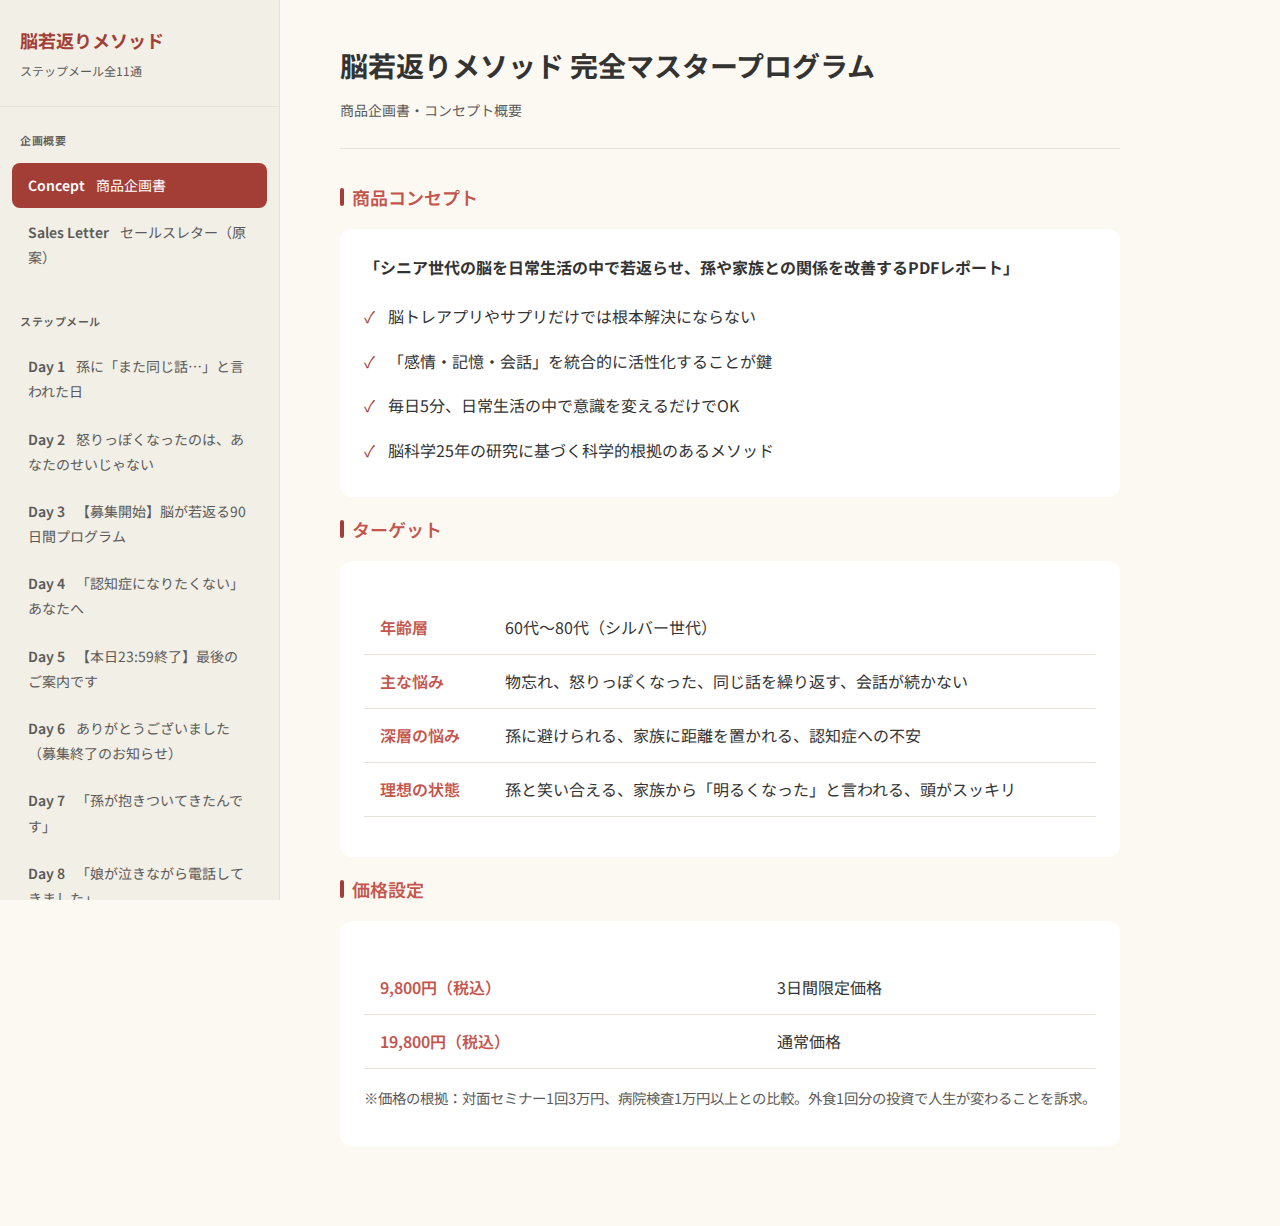
<file: index.html>
<!DOCTYPE html>
<html lang="ja">

<head>
    <meta charset="UTF-8">
    <meta name="viewport" content="width=device-width, initial-scale=1.0">
    <title>脳若返りメソッド - ステップメール確認用</title>
    <link rel="stylesheet" href="styles.css">
    <link href="https://fonts.googleapis.com/css2?family=Noto+Sans+JP:wght@400;500;700&display=swap" rel="stylesheet">
</head>

<body>
    <div class="container">
        <!-- Sidebar -->
        <nav class="sidebar">
            <div class="sidebar-header">
                <h1>脳若返りメソッド</h1>
                <p>ステップメール全11通</p>
            </div>

            <div class="nav-section">
                <div class="nav-section-title">企画概要</div>
                <div class="nav-item active" data-target="concept">
                    <span class="day-label">Concept</span>
                    商品企画書
                </div>
                <div class="nav-item" data-target="sales-letter">
                    <span class="day-label">Sales Letter</span>
                    セールスレター（原案）
                </div>
            </div>

            <div class="nav-section">
                <div class="nav-section-title">ステップメール</div>
                <div class="nav-item" data-target="day1"><span class="day-label">Day 1</span> 孫に「また同じ話…」と言われた日</div>
                <div class="nav-item" data-target="day2"><span class="day-label">Day 2</span> 怒りっぽくなったのは、あなたのせいじゃない
                </div>
                <div class="nav-item" data-target="day3"><span class="day-label">Day 3</span> 【募集開始】脳が若返る90日間プログラム</div>
                <div class="nav-item" data-target="day4"><span class="day-label">Day 4</span> 「認知症になりたくない」あなたへ</div>
                <div class="nav-item" data-target="day5"><span class="day-label">Day 5</span> 【本日23:59終了】最後のご案内です</div>
                <div class="nav-item" data-target="day6"><span class="day-label">Day 6</span> ありがとうございました（募集終了のお知らせ）
                </div>
                <div class="nav-item" data-target="day7"><span class="day-label">Day 7</span> 「孫が抱きついてきたんです」</div>
                <div class="nav-item" data-target="day8"><span class="day-label">Day 8</span> 「娘が泣きながら電話してきました」</div>
                <div class="nav-item" data-target="day9"><span class="day-label">Day 9</span> 【緊急】2日間だけ再募集します</div>
                <div class="nav-item" data-target="day10"><span class="day-label">Day 10</span> 【本日終了】これが最後です</div>
                <div class="nav-item" data-target="day11"><span class="day-label">Day 11</span> 感謝を込めて、これからも。</div>
            </div>
        </nav>

        <!-- Main Content -->
        <main class="main-content">
            <!-- Concept Section -->
            <section id="concept" class="content-section active">
                <div class="content-header">
                    <h2>脳若返りメソッド 完全マスタープログラム</h2>
                    <p class="subtitle">商品企画書・コンセプト概要</p>
                </div>

                <div class="concept-section">
                    <h3>商品コンセプト</h3>
                    <div class="concept-card">
                        <p><strong>「シニア世代の脳を日常生活の中で若返らせ、孫や家族との関係を改善するPDFレポート」</strong></p>
                        <ul>
                            <li>脳トレアプリやサプリだけでは根本解決にならない</li>
                            <li>「感情・記憶・会話」を統合的に活性化することが鍵</li>
                            <li>毎日5分、日常生活の中で意識を変えるだけでOK</li>
                            <li>脳科学25年の研究に基づく科学的根拠のあるメソッド</li>
                        </ul>
                    </div>

                    <h3>ターゲット</h3>
                    <div class="concept-card">
                        <table>
                            <tr>
                                <th>年齢層</th>
                                <td>60代〜80代（シルバー世代）</td>
                            </tr>
                            <tr>
                                <th>主な悩み</th>
                                <td>物忘れ、怒りっぽくなった、同じ話を繰り返す、会話が続かない</td>
                            </tr>
                            <tr>
                                <th>深層の悩み</th>
                                <td>孫に避けられる、家族に距離を置かれる、認知症への不安</td>
                            </tr>
                            <tr>
                                <th>理想の状態</th>
                                <td>孫と笑い合える、家族から「明るくなった」と言われる、頭がスッキリ</td>
                            </tr>
                        </table>
                    </div>

                    <h3>価格設定</h3>
                    <div class="concept-card">
                        <table>
                            <tr>
                                <th>9,800円（税込）</th>
                                <td>3日間限定価格</td>
                            </tr>
                            <tr>
                                <th>19,800円（税込）</th>
                                <td>通常価格</td>
                            </tr>
                        </table>
                        <p style="font-size: 0.9em; color: var(--text-secondary); margin-top: 8px;">
                            ※価格の根拠：対面セミナー1回3万円、病院検査1万円以上との比較。外食1回分の投資で人生が変わることを訴求。
                        </p>
                    </div>
                </div>
            </section>

            <!-- Sales Letter -->
            <section id="sales-letter" class="content-section">
                <div class="sales-letter-head">
                    <h1>不幸な「老害」扱いされ、<br>愛する孫や家族に避けられる「孤独な未来」に、<br>今、ここで終止符を打ちませんか？</h1>
                    <p>脳科学研究25年の集大成！薬も高額な医療機器も不要な「脳の再起動」</p>
                </div>

                <div class="mail-body">
                    <div class="highlight-box" style="text-align: center; border: none; background: transparent;">
                        <p style="font-size: 1.2em; font-weight: bold;">✓ 1日たった5分、日常生活の中で「感情・記憶・会話」を統合的に若返らせる</p>
                        <p style="font-size: 1.2em; font-weight: bold;">✓ 脳科学研究25年の集大成！薬も高額な医療機器も不要な「脳の再起動」</p>
                        <p style="font-size: 1.2em; font-weight: bold;">✓ 「おじいちゃん/おばあちゃん、大好き！」と言われる温かい家族団欒を取り戻す</p>
                    </div>

                    <p>わずか「3日」で頭のモヤが晴れ渡り、<br>「2週間」で家族との会話に笑顔が戻り、<br>90日後には、「年齢を感じさせない」聡明で穏やかなあなたへと生まれ変わる。</p>

                    <h2 class="section-title">脳若返りメソッド 完全マスタープログラム</h2>

                    <p style="font-weight: bold; text-align: center; font-size: 1.2em;">
                        あきらめかけていた「聡明な自分」と「温かい家族の絆」。<br>この"科学的脳再生術"で、私が必ず取り戻させてみせます。</p>

                    <hr>


                    <p>「最近、同じ話を何度も繰り返していると言われる...」<br>「つまらないことで、すぐにイライラしてキレてしまう...」<br>「孫に話しかけても、苦笑いをして避けられている気がする...」
                    </p>

                    <p>もし、あなたが今、このような悩みを抱えているのなら、<br>それは決して、あなただけの責任ではありません。</p>

                    <p>「歳のせいだから仕方がない」<br>「性格が変わってしまったんだ」</p>

                    <p>そう自分に言い聞かせ、諦めかけてはいませんか？</p>

                    <p>心のどこかで、<br>「このままでは、家族から疎まれてしまうのではないか」<br>「もしかして、認知症の始まりなのではないか」<br>という、言葉にできない恐怖を感じてはいないでしょうか。
                    </p>

                    <p>その不安、その焦り。<br>痛いほどよく分かります。</p>

                    <p>なぜなら、この手紙を書いている私自身も、かつて同じ恐怖に震え、絶望の淵に立たされた経験があるからです。</p>

                    <hr>



                    <p>なぜ、私たちは年齢とともに「キレやすく」なり、「同じ話」を繰り返し、「記憶」が曖昧になってしまうのでしょうか。</p>

                    <p>断言します。<br><strong>あなたの脳が衰えている本当の原因は、「加齢」そのものではありません。</strong></p>

                    <p>実は、私たちが長年信じ込まされてきた「脳の常識」（脳トレアプリや日記など）こそが、あなたの脳の可能性を奪い、急速に老化させている真犯人なのです。</p>

                    <p>これらは脳のほんの一部しか使わない「指先の運動」に過ぎません。</p>

                    <div class="highlight-box">
                        <p>本当に恐ろしいのは、<br><strong>「感情」「記憶」「会話」という、人間関係を司る重要な脳機能の連携が、日々の誤った習慣によって分断されてしまっていることにあるのです。</strong>
                        </p>
                        <p>これが、あなたが家族から避けられ、孤独を感じているたった一つの、そして決定的な「真因（センターピン）」です。</p>
                    </div>

                    <hr>



                    <p>このまま、誤った脳の使い方を続けていけば、どうなるでしょうか。</p>

                    <p>今はまだ、「じいじ/ばあば、また同じ話してるよ」と笑ってくれる孫も、やがては無言で部屋を出て行くようになるでしょう。</p>

                    <p>優しかった配偶者も、あなたの些細なことでのイライラに疲れ果て、会話のない冷え切った食卓が日常になるでしょう。</p>

                    <p>そして何より恐ろしいのは、<br><strong>あなた自身が、自分の感情も記憶もコントロールできなくなり、「自分らしさ」という人間の尊厳そのものを失っていく未来です。</strong></p>

                    <p>想像してみてください。</p>

                    <p>家族が集まるリビングで、あなただけがポツンと一人。<br>話題についていけず、何か話せば「またその話？」と煙たがられる。<br>怒りたくないのに怒鳴ってしまい、自己嫌悪に陥る夜...</p>

                    <p>「あの人は昔は優しかったのにね」</p>

                    <p>そう家族に惜しまれながら、でも確実に距離を置かれ、心のつながりを持てないまま、人生の最後を迎える。</p>

                    <p><strong>こんな寂しく、悲しい結末を、あなたは受け入れられますか？</strong></p>

                    <hr>



                    <p>「ふざけるな！」</p>

                    <p>私は声を大にして言いたい。</p>

                    <p>必死に生きてきた人間が、ただ「脳の使い方」を知らなかったというだけで、老害扱いされ、邪魔者扱いされるこの理不尽な現実。</p>

                    <p>こんなことが、許されていいわけがない。</p>

                    <p><strong>「もう年だから無理だ」と、あなた自身が自分を見限ってしまうことが、私には何よりも悔しいのです！</strong></p>

                    <p>あなたの脳は、まだ終わっていません。<br>あなたの人生は、これからが本番のはずです。</p>

                    <p>25年の脳科学研究のすべてを賭けて、私は断言します。</p>

                    <h3>脳は何歳からでも、劇的に若返らせることができる。</h3>

                    <p>この理不尽な運命に、今こそ抗いましょう。<br>私と一緒に、新しい未来への扉をこじ開けようではありませんか。</p>

                    <hr>



                    <p>（中略：田中健一郎自身の絶望と復活の物語）</p>

                    <p>私は研究室にこもり、過去25年分のデータを、そして最新の論文をすべて見直しました。<br>そして、ある衝撃の事実に辿り着いたのです。</p>

                    <div class="highlight-box">
                        <p><strong>「感情・記憶・会話を"統合的"に刺激することで、脳は年齢に関係なく再生する」</strong><br>という発見でした。</p>
                    </div>

                    <p>この理論に基づき開発したメソッドを自分で実践したところ、わずか3週間で頭の中のモヤが消え去り、思考が驚くほどクリアになりました。<br>妻との喧嘩はなくなり、孫とも冗談を言い合えるようになりました。
                    </p>

                    <p>この奇跡の体験を、私一人で独占するのは罪だと思いました。<br>かつての私と同じように苦しんでいる同世代の方々に届けたい。<br>その一心で体系化したのが、このプログラムです。</p>

                    <hr>



                    <p>あなたの脳を蘇らせ、家族との温かい絆を取り戻すための「脳再生システム」を公開します。</p>

                    <h2 class="section-title">『脳若返りメソッド 完全マスタープログラム』</h2>
                    <p>（PDF全150ページ ＋ 実践カレンダー）</p>

                    <p>あなたの脳を、日常生活の中で無理なく、劇的に若返らせるための<strong>「実践的・科学的トレーニングプログラム」</strong>です。</p>

                    <ul>
                        <li><strong>第1章：脳の仕組みを理解する「覚醒の理論」</strong><br>最新の脳科学が解き明かす「脳の衰え」のメカニズムと、それを逆手に取った再生理論。</li>
                        <li><strong>第2章：1日5分！脳が若返る「魔法のルーティン」</strong><br>朝の「脳起動ワーク」、食事中の「咀嚼トレーニング」、寝る前の「感謝の呼吸法」。</li>
                        <li><strong>第3章：孫が身を乗り出す「会話の魔術」</strong><br>「ストーリーテリング」、「魔法の質問」、「脳内タグ付け法」。</li>
                        <li><strong>第4章：感情を自在に操る「平穏の技術」</strong><br>怒りの感情を瞬時に「冷静さ」に変えるリフレーミング技術。</li>
                        <li><strong>第5章：記憶力を劇的に向上させる「記録の秘技」</strong><br>必要な時に瞬時に記憶を取り出す「検索エンジン」のような脳の使い方。</li>
                    </ul>

                    <div class="highlight-box">
                        <h3>【特別付録】90日間実践カレンダー</h3>
                        <p>今日何をすればいいかが一目で分かるカレンダー。毎日一つずつ、簡単なタスクをクリアしていくだけで、90日後には別人へと生まれ変わっています。</p>
                    </div>

                    <hr>



                    <div class="testimonial-box">
                        <p><strong>「孫が毎週遊びに来るようになりました！」（72歳
                                男性）</strong><br>以前は私が話すと露骨に嫌な顔をされていたのですが、このメソッドの会話術を試したところ、孫の方から話しかけてくるようになりました。今では週末が待ち遠しいです。
                        </p>
                    </div>

                    <div class="testimonial-box">
                        <p><strong>「妻との喧嘩がなくなり、昔のようの旅行に行けました」（68歳
                                男性）</strong><br>些細なことでイライラしていた自分が嘘のようです。感情コントロール法のおかげで、妻の言葉も穏やかに受け止められるようになりました。</p>
                    </div>

                    <div class="testimonial-box">
                        <p><strong>「買い物リストがなくても大丈夫！」（70歳
                                女性）</strong><br>買い物に行っても何を買うか忘れてしまっていたのが、今では頭の中でリストを組み立てられます。毎日が楽しいです。</p>
                    </div>

                    <hr>



                    <p>このプログラムで得られる価値は、お金には代えられないものです。</p>

                    <p><strong>「家族との穏やかな時間」「孫からの愛と尊敬」「最期まで自分らしく生きる尊厳」</strong></p>

                    <p>これらに、いくらの値段がつけられるでしょうか？</p>

                    <p>私は、誰でも無理なく手に取っていただける価格を設定しました。</p>

                    <div class="price-display">
                        <p>通常価格：19,800円（税込）</p>
                        <p>しかし、今回は発売記念として、さらなる特別価格をご用意しました。</p>
                        <p class="old-price">19,800円</p>
                        <p class="new-price">3日間限定価格：9,800円（税込）</p>
                        <p>1日あたり約100円。缶コーヒー1本分です。</p>
                    </div>

                    <p>そのわずかな投資で、あなたの脳は若返り、家族との絆が戻ってくるのです。</p>

                    <hr>



                    <p>ただし、この特別価格は<strong>【3日間限定】</strong>です。<br>3日を過ぎれば、容赦なく通常価格に戻します。</p>

                    <p>さらに、<strong>【完全満足保証】</strong>をお付けします。<br>もし効果を感じられなければ、遠慮なくお申し出ください。誠心誠意、対応させていただきます。</p>

                    <p>あなたに失うものは何もありません。<br>あるのは、「新しい未来」を得るチャンスだけです。</p>

                    <a href="#" class="cta-button">
                        今すぐ特別価格で申し込む<br>
                        <span style="font-size: 0.8em; font-weight: normal; opacity: 0.9;">（3日間限定：9,800円）</span>
                    </a>

                    <p class="guarantee-badge">※ 完全返金保証付き</p>

                    <hr>



                    <p>PS.<br>想像してみてください。3ヶ月後のあなたの姿を。</p>

                    <p>「じいじ/ばあばの話、面白い！」と目を輝かせる孫たちに囲まれ、「最近、若返ったんじゃない？」と妻/夫に微笑まれるあなたです。</p>

                    <p>そんな「天国のシナリオ」は、もう目の前にあります。</p>

                    <p>逆に、ここでページを閉じてしまえば...<br>待っているのは、今と同じ、いや、今以上に孤独で不安な「地獄のシナリオ」です。</p>

                    <p>どちらを選ぶかは、あなたの自由です。<br>しかし、聡明なあなたなら、どちらが正しい道か、もうお分かりですよね。</p>

                    <p>あなたにお会いできることを、心から楽しみにしています。</p>

                    <p>田中健一郎</p>

                </div>
            </section>

            <!-- Mail Sections Placeholder -->

            <!-- Day 1 -->
            <section id="day1" class="content-section">
                <div class="content-header">
                    <h2>Day 1</h2>
                    <p class="subtitle">孫に「また同じ話…」と言われた日</p>
                </div>
                <div class="mail-body">
                    <h1 class="mail-title">孫に「また同じ話…」と言われた日</h1>
                    <p>こんにちは。</p>
                    <p>脳科学研究の専門家、<br>田中健一郎です。</p>
                    <p>今日から、<br>あなたの脳を若返らせるための<br>大切なお話をしていきます。</p>
                    <p>突然ですが、</p>
                    <p>最近、こんな経験はありませんか？</p>
                    <p>・</p>
                    <p>孫と話していて、<br>「おじいちゃん、その話さっき聞いたよ」<br>と言われた。</p>
                    <p>・</p>
                    <p>息子や娘と電話していて、<br>つまらなそうな相槌を打たれた。</p>
                    <p>・</p>
                    <p>「まあいいや」と話を途中で切り上げられた。</p>
                    <p>・</p>
                    <p>そんな経験、ありませんか？</p>
                    <p>私のもとには、<br>毎日のように<br>シニア世代の方々から<br>こんなメッセージが届きます。</p>
                    <p>「孫と話すのが怖くなりました」</p>
                    <p>「娘に電話すると、<br>いつも忙しそうにされます」</p>
                    <p>「昔はもっと楽しく<br>話せていたのに…」</p>
                    <p>正直に言います。</p>
                    <p>これは、<br>あなたのせいではありません。</p>
                    <p>脳の機能が<br>年齢とともに変化しているだけなのです。</p>
                    <p>でも、</p>
                    <p>ここで諦める必要はありません。</p>
                    <p>なぜなら、</p>
                    <p><strong>脳は何歳になっても<br>活性化できるからです。</strong></p>
                    <p>私は脳科学の研究に<br>25年以上携わってきました。</p>
                    <p>その中で、<br>数千人のシニアの方々と<br>お会いしてきました。</p>
                    <p>60代、70代、80代…</p>
                    <p>年齢に関係なく、</p>
                    <p>「脳を正しく刺激すれば、<br>若い頃のような<br>キレのある思考が戻ってくる」</p>
                    <p>ということを、<br>何度も目の当たりにしてきました。</p>
                    <p>ある78歳の女性は、<br>こう言いました。</p>
                    <p>「最近、孫が<br>『おばあちゃん、面白い！』<br>って言ってくれるんです。</p>
                    <p>昔みたいに、<br>一緒に笑えるようになりました」</p>
                    <p>彼女が特別だったわけではありません。</p>
                    <p>正しい方法を知っていただけです。</p>
                    <p>あなたにも、<br>同じ変化を体験してほしい。</p>
                    <p>そう思って、<br>このメールを書いています。</p>
                    <p>きっとあなたは今、</p>
                    <p>「本当に私にもできるのかな…」</p>
                    <p>と思っているかもしれません。</p>
                    <p>大丈夫です。</p>
                    <p>なぜなら、</p>
                    <p>私がお伝えする方法は、<br>特別なことは何も必要ないからです。</p>
                    <p>高価なサプリも、<br>難しいトレーニングも、<br>一切必要ありません。</p>
                    <p>毎日の生活の中で、<br>ほんの少しだけ<br>意識を変えるだけ。</p>
                    <p>それだけで、</p>
                    <p>・物忘れが減る<br>・話がスムーズに出てくる<br>・感情のコントロールができる<br>・孫や家族との会話が楽しくなる</p>
                    <p>こんな変化が<br>起こり始めるのです。</p>
                    <p>実は私自身も、</p>
                    <p>50代後半から<br>「最近、頭がぼんやりする…」<br>と感じ始めました。</p>
                    <p>会議中に、<br>さっき言ったことを<br>もう一度言ってしまったり。</p>
                    <p>妻に、<br>「また同じ話してるよ」<br>と指摘されたり。</p>
                    <p>正直、ショックでした。</p>
                    <p>「俺も、もうダメかな…」</p>
                    <p>そう思ったこともあります。</p>
                    <p>でも、</p>
                    <p>脳科学の知識を持っていた私は、</p>
                    <p>「まだ諦めるには早い」</p>
                    <p>と、自分の脳を<br>実験台にすることにしました。</p>
                    <p>結果は…</p>
                    <p>驚くべきものでした。</p>
                    <p>わずか3週間で、<br>頭のモヤが晴れたような<br>感覚がありました。</p>
                    <p>1ヶ月後には、<br>妻から<br>「最近、話が面白いね」<br>と言われました。</p>
                    <p>今では、<br>孫たちからも<br>「じいじ、すごいね！」<br>と言われることが増えました。</p>
                    <p>この経験を、</p>
                    <p>一人でも多くの方に<br>伝えたいと思っています。</p>
                    <p>明日から、</p>
                    <p>具体的な方法を<br>少しずつお伝えしていきますね。</p>
                    <p>まずは今日、<br>一つだけ覚えておいてください。</p>
                    <p><strong>脳は、いくつになっても<br>変わることができる。</strong></p>
                    <p>これは、<br>脳科学で証明されている<br>紛れもない事実です。</p>
                    <p>希望を持ってください。</p>
                    <p>あなたの脳は、<br>まだまだ成長できるのです。</p>
                    <p>明日のメールでは、</p>
                    <p>「なぜ年齢とともに<br>物忘れや怒りっぽさが<br>増えてしまうのか？」</p>
                    <p>その根本原因について<br>お話しします。</p>
                    <p>原因がわかれば、<br>対策も見えてきます。</p>
                    <p>楽しみにしていてください。</p>
                    <p>それでは、また明日。</p>
                    <p>田中健一郎</p>

                    <div class="postscript">
                        <h3>追伸</h3>
                        <p>PS.</p>
                        <p>今日、このメールを読んでくださった<br>あなたに感謝します。</p>
                        <p>正直に言うと、</p>
                        <p>私は長年、<br>「脳の健康」について<br>発信することに<br>ためらいがありました。</p>
                        <p>なぜなら、</p>
                        <p>世の中には、<br>効果のないサプリや、<br>根拠のない健康法が<br>溢れているからです。</p>
                        <p>「また怪しい健康法か…」</p>
                        <p>そう思われるのが<br>怖かったのです。</p>
                        <p>でも、</p>
                        <p>昨年、私の大学時代の友人が<br>認知症を発症しました。</p>
                        <p>彼は、<br>「若い頃から<br>何かしていれば…」<br>と後悔していました。</p>
                        <p>その姿を見て、</p>
                        <p>「伝えなければいけない」</p>
                        <p>と決意しました。</p>
                        <p>あなたには、<br>同じ後悔をしてほしくない。</p>
                        <p>だから私は、<br>このメールを<br>書き続けます。</p>
                        <p>まだ間に合います。</p>
                        <p>脳の健康は、<br>今日から始められるのです。</p>
                        <p>明日も、<br>あなたのメールボックスに<br>お届けしますね。</p>
                        <p>PPS.</p>
                        <p>もし、</p>
                        <p>「孫と楽しく話せるようになりたい」</p>
                        <p>「昔のような<br>頭の回転を取り戻したい」</p>
                        <p>「家族に迷惑をかけずに<br>元気でいたい」</p>
                        <p>そう思うなら、</p>
                        <p>明日のメールは<br>絶対に読み逃さないでください。</p>
                        <p>あなたの人生を変える<br>ヒントが詰まっています。</p>
                    </div>
                </div>
            </section>

            <!-- Day 2 -->
            <section id="day2" class="content-section">
                <div class="content-header">
                    <h2>Day 2</h2>
                    <p class="subtitle">怒りっぽくなったのは、あなたのせいじゃない</p>
                </div>
                <div class="mail-body">
                    <h1 class="mail-title">怒りっぽくなったのは、あなたのせいじゃない</h1>
                    <p>田中健一郎です。</p>
                    <p>昨日のメールは<br>読んでいただけましたか？</p>
                    <p>今日は、</p>
                    <p>「なぜ年齢とともに<br>物忘れや怒りっぽさが<br>増えてしまうのか？」</p>
                    <p>その根本原因について<br>お話しします。</p>
                    <p>先に結論を言うと、</p>
                    <p><strong>原因は「脳の前頭前野」にあります。</strong></p>
                    <p>ちょっと難しい言葉が出てきましたが、<br>安心してください。</p>
                    <p>わかりやすく説明しますね。</p>
                    <p>脳の前頭前野というのは、<br>おでこの裏側にある部分です。</p>
                    <p>ここは、</p>
                    <p>・感情をコントロールする<br>・記憶を整理する<br>・話をまとめる<br>・新しいことを考える</p>
                    <p>こういった機能を<br>担当しています。</p>
                    <p>つまり、</p>
                    <p>「人間らしい思考」を<br>つかさどる<br>最も重要な場所なのです。</p>
                    <p>ところが…</p>
                    <p>この前頭前野は、<br>年齢とともに<br>最も早く衰える場所でもあります。</p>
                    <p>研究によると、</p>
                    <p>前頭前野の機能は<br>40代から徐々に低下し始め、</p>
                    <p>60代になると、<br>若い頃の約70%程度に<br>なってしまうと言われています。</p>
                    <p>これが何を意味するか？</p>
                    <p>・ついカッとなってしまう<br>・さっきのことが思い出せない<br>・話がまとまらない<br>・新しいことを覚えにくい</p>
                    <p>これらは全て、<br>前頭前野の機能低下が<br>原因なのです。</p>
                    <p>つまり、</p>
                    <p><strong>あなたが悪いわけではなく、<br>脳の構造的な問題なのです。</strong></p>
                    <p>ここで朗報があります。</p>
                    <p>前頭前野は、<br>適切な刺激を与えることで<br>再び活性化できます。</p>
                    <p>脳には「神経可塑性」という<br>素晴らしい特性があります。</p>
                    <p>難しい言葉ですが、<br>簡単に言うと、</p>
                    <p><strong>脳は何歳になっても<br>変化し、成長できる</strong></p>
                    <p>という意味です。</p>
                    <p>70歳でも、80歳でも、</p>
                    <p>正しい方法で脳を刺激すれば、<br>前頭前野の機能は<br>回復していくのです。</p>
                    <p>では、</p>
                    <p>なぜ多くの人が<br>脳の衰えを止められないのでしょうか？</p>
                    <p>ここからは少し<br>厳しい話をします。</p>
                    <p>世の中には、<br>脳の健康に関する情報が<br>あふれています。</p>
                    <p>・脳トレアプリ<br>・健康サプリ<br>・脳活性化グッズ<br>・テレビの健康番組</p>
                    <p>でも、はっきり言います。</p>
                    <p><strong>これらだけでは、<br>根本的な解決にはなりません。</strong></p>
                    <p>なぜか？</p>
                    <p>例えば、<br>脳トレアプリ。</p>
                    <p>確かに、<br>やっている最中は<br>脳が活性化します。</p>
                    <p>でも、</p>
                    <p>「計算を速くする」<br>「パズルを解く」</p>
                    <p>これは、<br>脳の一部分しか<br>使っていません。</p>
                    <p>しかも、</p>
                    <p>日常生活との<br>つながりが薄いのです。</p>
                    <p>アプリの中で計算が速くなっても、<br>孫との会話が上手くなるわけではありません。</p>
                    <p>健康サプリも同じです。</p>
                    <p>「DHA」「イチョウ葉」など、<br>脳に良いと言われる成分は<br>たくさんあります。</p>
                    <p>でも、</p>
                    <p>サプリを飲むだけで<br>脳が劇的に変わることは<br>ありません。</p>
                    <p>あくまでサプリは<br>「補助」であって、<br>「主役」ではないのです。</p>
                    <p>では、何が必要なのか？</p>
                    <p>答えは、</p>
                    <p><strong>日常生活の中で<br>脳を「正しく」使うこと</strong></p>
                    <p>です。</p>
                    <p>特に重要なのは、</p>
                    <p>「感情」と「記憶」と「会話」</p>
                    <p>この3つを<br>統合的に活性化させることです。</p>
                    <p>なぜこの3つなのか？</p>
                    <p>思い出してください。</p>
                    <p>あなたが悩んでいることは何でしたか？</p>
                    <p>・孫との会話がうまくいかない<br>・つい怒ってしまう<br>・物忘れが増えた</p>
                    <p>これらは全て、</p>
                    <p>「感情」「記憶」「会話」</p>
                    <p>この3つが<br>うまく連携していないから<br>起きているのです。</p>
                    <p>脳トレアプリは「計算」だけ。<br>サプリは「栄養補給」だけ。</p>
                    <p>これでは、<br>根本的な解決には<br>ならないのです。</p>
                    <p>私が25年間の研究で<br>たどり着いた結論は、</p>
                    <p><strong>日常生活の中で、<br>感情・記憶・会話を<br>同時に活性化させる方法</strong></p>
                    <p>これこそが、<br>シニア世代の脳を<br>若返らせる唯一の道だということです。</p>
                    <p>具体的にどうすればいいのか？</p>
                    <p>それは、明日のメールで<br>詳しくお伝えします。</p>
                    <p>今日覚えておいてほしいのは、<br>たった一つです。</p>
                    <p><strong>脳の衰えは、<br>正しい方法で<br>必ず改善できる。</strong></p>
                    <p>希望を持ってください。</p>
                    <p>あなたの脳は、<br>まだまだ<br>成長の可能性を秘めています。</p>
                    <p>明日は、</p>
                    <p>「私のメソッドが<br>なぜ効果的なのか」</p>
                    <p>そして、</p>
                    <p>「どのような変化が<br>期待できるのか」</p>
                    <p>をお話しします。</p>
                    <p>楽しみにしていてください。</p>
                    <p>田中健一郎</p>

                    <div class="postscript">
                        <h3>追伸</h3>
                        <p>PS.</p>
                        <p>今日、少し厳しいことを<br>言いました。</p>
                        <p>「脳トレアプリだけではダメ」<br>「サプリだけでは不十分」</p>
                        <p>もしかしたら、</p>
                        <p>「じゃあ今まで<br>やってきたことは<br>無駄だったのか…」</p>
                        <p>と思われたかもしれません。</p>
                        <p>大丈夫です。</p>
                        <p>無駄ではありません。</p>
                        <p>あなたが<br>「脳を健康に保ちたい」<br>と思って行動してきたこと。</p>
                        <p>その姿勢こそが、<br>最も大切なのです。</p>
                        <p>ただ、</p>
                        <p>「もっと効果的な方法がある」</p>
                        <p>ということを<br>知っていただきたかったのです。</p>
                        <p>私の友人で、<br>毎日3時間<br>脳トレアプリをやっていた<br>72歳の男性がいます。</p>
                        <p>でも彼は、</p>
                        <p>「妻との会話が<br>うまくいかない」</p>
                        <p>と悩んでいました。</p>
                        <p>アプリの成績は<br>どんどん良くなるのに、<br>実生活では<br>何も変わらなかったのです。</p>
                        <p>でも、</p>
                        <p>私のメソッドを<br>試してもらったところ…</p>
                        <p>わずか2週間で、<br>「最近、会話が楽しい」<br>と言ってくれました。</p>
                        <p>彼が変わったのは、<br>脳トレをやめたからではありません。</p>
                        <p>「正しい方法を加えた」<br>からです。</p>
                        <p>明日のメールで、<br>その方法をお伝えします。</p>
                        <p>期待していてください。</p>
                        <p>PPS.</p>
                        <p>「孫と楽しく話したい」</p>
                        <p>「家族に<br>『最近明るくなったね』<br>って言われたい」</p>
                        <p>「昔のように<br>頭がスッキリしたい」</p>
                        <p>そう思っているなら、</p>
                        <p>明日のメールは<br>絶対に読んでください。</p>
                        <p>あなたの人生が<br>大きく変わるかもしれません。</p>
                    </div>
                </div>
            </section>

            <!-- Day 3 -->
            <section id="day3" class="content-section">
                <div class="content-header">
                    <h2>Day 3</h2>
                    <p class="subtitle">【募集開始】脳が若返る90日間プログラム</p>
                </div>
                <div class="mail-body">
                    <h1 class="mail-title">【募集開始】脳が若返る90日間プログラム</h1>
                    <p>田中健一郎です。</p>
                    <p>この2日間、<br>大切なお話をしてきました。</p>
                    <p>・脳は何歳になっても変われる<br>・前頭前野の活性化が鍵<br>・感情・記憶・会話の3要素が重要</p>
                    <p>今日は、</p>
                    <p>いよいよ<br>具体的な解決策を<br>お伝えします。</p>
                    <p>その名も、</p>
                    <p><strong>「脳若返りメソッド 完全マスタープログラム」</strong></p>
                    <p>です。</p>
                    <p>これは、</p>
                    <p>私が25年間の脳科学研究で<br>たどり着いた、</p>
                    <p>シニア世代専用の<br>脳活性化プログラムです。</p>
                    <p>なぜ「シニア世代専用」なのか？</p>
                    <p>多くの脳トレは、<br>若い人向けに作られています。</p>
                    <p>スマホアプリを使う。<br>複雑な操作が必要。<br>長時間の集中が求められる。</p>
                    <p>これでは、<br>本当に困っている<br>シニア世代には<br>向いていません。</p>
                    <p>私のプログラムは、</p>
                    <p><strong>60代、70代、80代の方が<br>無理なく取り組める</strong></p>
                    <p>ように設計されています。</p>
                    <p>具体的には、</p>
                    <p>こんな内容が含まれています。</p>
                    <p><strong>【プログラム内容】</strong></p>
                    <p>■ 第1章：脳の仕組みを理解する</p>
                    <ul>
                        <li>なぜ物忘れが起こるのか</li>
                        <li>怒りっぽさの科学的原因</li>
                        <li>前頭前野を活性化させる基礎知識</li>
                    </ul>
                    <p>■ 第2章：毎日5分の脳活性化ワーク</p>
                    <ul>
                        <li>朝起きてすぐできる脳のウォーミングアップ</li>
                        <li>食事中にできる記憶力アップ法</li>
                        <li>就寝前の感情コントロール術</li>
                    </ul>
                    <p>■ 第3章：会話力を取り戻す実践テクニック</p>
                    <ul>
                        <li>孫に「面白い！」と言われる話し方</li>
                        <li>家族との会話が弾む秘訣</li>
                        <li>同じ話を繰り返さないためのコツ</li>
                    </ul>
                    <p>■ 第4章：感情をコントロールする脳の使い方</p>
                    <ul>
                        <li>イライラを瞬時に消す方法</li>
                        <li>穏やかでいられる心の作り方</li>
                        <li>怒りを笑いに変える技術</li>
                    </ul>
                    <p>■ 第5章：記憶力を劇的に向上させる</p>
                    <ul>
                        <li>「あれ、それ」が減る名前記憶法</li>
                        <li>予定を忘れない脳の使い方</li>
                        <li>大切な思い出を鮮明に保つ方法</li>
                    </ul>
                    <p>■ 特別付録：90日間実践カレンダー</p>
                    <ul>
                        <li>毎日何をすればいいか一目でわかる</li>
                        <li>チェックリスト形式で達成感を味わえる</li>
                        <li>90日間で自然と習慣化される設計</li>
                    </ul>
                    <p>これだけの内容を、</p>
                    <p><strong>PDFレポート全150ページ</strong></p>
                    <p>にまとめました。</p>
                    <p>スマホでもパソコンでも<br>読むことができます。</p>
                    <p>もちろん、<br>印刷して読むことも可能です。</p>
                    <p>実際に<br>このプログラムを試した方から、<br>たくさんの声をいただいています。</p>
                    <hr>
                    <div class="testimonial">
                        <p class="testimonial-header">〈72歳・男性〉</p>
                        <p>「妻から<br>『最近、話が面白くなったね』<br>と言われました。</p>
                        <p>正直、半信半疑でしたが、<br>始めて2週間で<br>頭のモヤが晴れた感覚がありました。</p>
                        <p>今では毎日5分のワークが<br>日課になっています」</p>
                    </div>
                    <div class="testimonial">
                        <p class="testimonial-header">〈68歳・女性〉</p>
                        <p>「孫と話すのが<br>怖くなっていました。</p>
                        <p>でもこのプログラムを始めてから、<br>孫が『おばあちゃん、また遊びに来て！』<br>と言ってくれるようになりました。</p>
                        <p>涙が出るほど嬉しかったです」</p>
                    </div>
                    <div class="testimonial">
                        <p class="testimonial-header">〈75歳・男性〉</p>
                        <p>「最近イライラすることが<br>減りました。</p>
                        <p>妻との喧嘩も<br>ほとんどなくなりました。</p>
                        <p>穏やかに過ごせる毎日が<br>こんなに幸せだとは思いませんでした」</p>
                    </div>
                    <div class="testimonial">
                        <p class="testimonial-header">〈70歳・女性〉</p>
                        <p>「物忘れがひどくて、<br>病院に行こうか迷っていました。</p>
                        <p>でもこのプログラムを始めて3週間、<br>買い物リストを<br>頭の中で覚えられるように<br>なりました。</p>
                        <p>自分でも驚いています」</p>
                    </div>
                    <hr>
                    <p>こんな変化が、<br>あなたにも起こります。</p>
                    <p>なぜ断言できるのか？</p>
                    <p>それは、</p>
                    <p>このプログラムが<br>脳科学に基づいて<br>設計されているからです。</p>
                    <p>感覚や経験則ではなく、<br>科学的根拠に基づいた方法だから、<br>誰がやっても効果が出るのです。</p>
                    <p>さて、</p>
                    <p>気になる価格です。</p>
                    <p>私はこのプログラムを作るために、<br>25年間の研究時間と、<br>数千万円の費用を投じてきました。</p>
                    <p>正直、</p>
                    <p>この内容であれば、<br>5万円いただいても<br>安いと思っています。</p>
                    <p>実際、</p>
                    <p>私の対面セミナーは<br>1回3万円で開催しています。</p>
                    <p>でも今回、</p>
                    <p>一人でも多くの方に<br>試していただきたいと思い、</p>
                    <p>特別価格をご用意しました。</p>
                    <p><strong>9,800円（税込）</strong></p>
                    <p>です。</p>
                    <p>5万円でも安いと思っていた内容を、<br>9,800円でご提供します。</p>
                    <p>なぜこの価格なのか？</p>
                    <p>正直に言います。</p>
                    <p>私は、<br>認知症で苦しむ人を<br>一人でも減らしたいのです。</p>
                    <p>大学時代の親友が<br>認知症を発症した時、</p>
                    <p>「もっと早く<br>何かできていれば…」</p>
                    <p>と、悔やみました。</p>
                    <p>あの時の後悔を、<br>あなたにはしてほしくない。</p>
                    <p>だから、</p>
                    <p>一人でも多くの方に<br>手に取っていただける価格にしました。</p>
                    <p>ただし、</p>
                    <p>この価格は<br><strong>3日間限定</strong>です。</p>
                    <p>3日後には、<br>通常価格の19,800円に<br>戻させていただきます。</p>
                    <p>なぜ期間限定なのか？</p>
                    <p>それは、</p>
                    <p>「いつか」では<br>行動できないからです。</p>
                    <p>「いつかやろう」<br>「時間ができたら」</p>
                    <p>そう思っているうちに、<br>脳は少しずつ衰えていきます。</p>
                    <p>今すぐ行動する人だけが、<br>人生を変えることができるのです。</p>
                    <p>お申し込みは<br>こちらから：</p>
                    <p>詳細はこちら：<br><a href="#">[URL]</a></p>

                    <div class="postscript">
                        <h3>追伸</h3>
                        <p>PS.</p>
                        <p>「9,800円か…高いかな」</p>
                        <p>そう思われたかもしれません。</p>
                        <p>でも、<br>少し考えてみてください。</p>
                        <p>孫から<br>「おじいちゃん、つまらない」<br>と言われる毎日。</p>
                        <p>家族に<br>「最近怒りっぽいね」<br>と距離を置かれる毎日。</p>
                        <p>物忘れで<br>大切な約束を忘れてしまう毎日。</p>
                        <p>その生活が、<br>あと何年続くと思いますか？</p>
                        <p>一方で、</p>
                        <p>9,800円で<br>脳が若返ったとしたら…</p>
                        <p>孫と笑い合える毎日。<br>家族と穏やかに過ごせる毎日。<br>頭がスッキリして自信のある毎日。</p>
                        <p>どちらの人生を<br>選びたいですか？</p>
                        <p>9,800円は、<br>食事1回分程度です。</p>
                        <p>外食を1回我慢すれば、<br>手に入る金額です。</p>
                        <p>でも、<br>この投資のリターンは<br>計り知れません。</p>
                        <p>あなたの残りの人生が、<br>大きく変わるかもしれないのです。</p>
                        <p>PPS.</p>
                        <p>「自分にできるかな…」</p>
                        <p>そう不安に思う方も<br>いるかもしれません。</p>
                        <p>大丈夫です。</p>
                        <p>このプログラムは、<br>スマホが苦手な方でも<br>取り組める内容です。</p>
                        <p>PDFを印刷すれば、<br>紙で読むこともできます。</p>
                        <p>毎日5分のワークも、<br>特別な道具は必要ありません。</p>
                        <p>日常生活の中で、<br>自然にできる内容ばかりです。</p>
                        <p>まずは、<br>詳細ページだけでも<br>ご覧ください。</p>
                        <p>詳細はこちら：<br><a href="#">[URL]</a></p>
                        <p>3日後には、<br>この価格では<br>お申し込みいただけなくなります。</p>
                        <p>今すぐ、<br>をご確認ください。</p>
                    </div>
                </div>
            </section>


            <!-- Day 4 -->
            <section id="day4" class="content-section">
                <div class="content-header">
                    <h2>Day 4</h2>
                    <p class="subtitle">「認知症になりたくない」あなたへ</p>
                </div>
                <div class="mail-body">
                    <h1 class="mail-title">「認知症になりたくない」あなたへ</h1>
                    <p>田中健一郎です。</p>
                    <p>昨日、<br>「脳若返りメソッド 完全マスタープログラム」<br>の募集を開始しました。</p>
                    <p>すでに多くの方から<br>お申し込みをいただいています。</p>
                    <p>本当にありがとうございます。</p>
                    <p>今日は、</p>
                    <p>まだ迷っている方に向けて、</p>
                    <p>よくいただく質問に<br>お答えしていきます。</p>
                    <hr>
                    <p><strong>Q1：本当に効果がありますか？</strong></p>
                    <p>A：はい、効果があります。</p>
                    <p>脳科学に基づいた「前頭前野」を<br>刺激する方法なので、<br>年齢に関係なく脳機能の改善が見込めます。</p>
                    <p>もちろん個人差はありますが、<br>多くの方が2〜3週間で<br>変化を実感されています。</p>
                    <p><strong>Q2：難しいことはできませんが、大丈夫ですか？</strong></p>
                    <p>A：はい、大丈夫です。</p>
                    <p>シニア世代向けに作っているので、<br>難しい操作や複雑な理論は<br>一切ありません。</p>
                    <p>毎日5分、<br>日常生活の中でできることばかりです。</p>
                    <p>「歯磨きしながら」<br>「テレビを見ながら」</p>
                    <p>そんな「ながら」でできる<br>ワークが中心です。</p>
                    <p><strong>Q3：パソコンが苦手ですが、見られますか？</strong></p>
                    <p>A：はい、見られます。</p>
                    <p>スマホでもタブレットでも<br>ご覧いただけます。</p>
                    <p>また、<br>印刷して紙で読むことも可能です。</p>
                    <p>文字も大きく、<br>読みやすいレイアウトにしています。</p>
                    <p><strong>Q4：認知症の予防になりますか？</strong></p>
                    <p>A：はい、予防につながります。</p>
                    <p>認知症の多くは、<br>脳を使わないことによる<br>機能低下から始まります。</p>
                    <p>特に「感情・記憶・会話」を<br>統合的に使うこのメソッドは、<br>認知症予防の観点からも<br>非常に効果的です。</p>
                    <p>ただし、<br>すでに認知症と診断されている場合は、<br>医師にご相談されることを<br>お勧めします。</p>
                    <p><strong>Q5：忙しくて時間が取れません。</strong></p>
                    <p>A：1日5分でOKです。</p>
                    <p>机に向かって勉強する必要は<br>ありません。</p>
                    <p>生活の中に組み込むので、<br>わざわざ時間を作る必要も<br>ないのです。</p>
                    <hr>
                    <p>いかがでしょうか？</p>
                    <p>もし、<br>他にも不安なことがあれば、</p>
                    <p>「やってみてから考える」</p>
                    <p>というのも一つの手です。</p>
                    <p>なぜなら、</p>
                    <p>考えている間にも、<br>脳の老化は進んでしまうからです。</p>
                    <p>迷っている時間が<br>もったいないのです。</p>
                    <p>先日、<br>81歳の参加者の方から<br>こんなメッセージをいただきました。</p>
                    <div class="testimonial">
                        <p class="testimonial-header">〈81歳・女性〉</p>
                        <p>「年だからと諦めていましたが、<br>思い切って参加してよかったです。</p>
                        <p>新しいことを知る喜びを<br>思い出しました。</p>
                        <p>毎日がワクワクしています」</p>
                    </div>
                    <p>何歳からでも、<br>新しいスタートは切れます。</p>
                    <p>あなたも、<br>その一歩を踏み出しませんか？</p>
                    <p>特別価格9,800円でのご案内は、</p>
                    <p><strong>明後日まで</strong></p>
                    <p>となります。</p>
                    <p>お申し込みは<br>こちらから：</p>
                    <p>詳細はこちら：<br><a href="#">[URL]</a></p>
                    <p>明日は、</p>
                    <p>「本日終了」のお知らせを<br>することになります。</p>
                    <p>後悔のない選択を<br>してくださいね。</p>
                    <p>田中健一郎</p>

                    <div class="postscript">
                        <h3>追伸</h3>
                        <p>PS.</p>
                        <p>実は、<br>このプログラムを作るにあたって、<br>私の母（85歳）にも<br>試してもらいました。</p>
                        <p>母は、<br>「最近、テレビの内容が<br>頭に入ってこない」<br>と言っていました。</p>
                        <p>でも、<br>このメソッドを始めてから、</p>
                        <p>「ドラマの続きが<br>楽しみになった」</p>
                        <p>と言うようになりました。</p>
                        <p>「内容がわかるから楽しい」</p>
                        <p>のだそうです。</p>
                        <p>脳が元気になると、<br>日々の楽しみが増えます。</p>
                        <p>あなたにも、<br>そんな毎日を送ってほしい。</p>
                        <p>心からそう願っています。</p>
                        <p>PPS.</p>
                        <p>9,800円という価格は、<br>決して安い金額ではないかも<br>しれません。</p>
                        <p>でも、</p>
                        <p>将来、<br>認知症になって<br>介護施設に入ることになれば、<br>月額20万円以上かかります。</p>
                        <p>それに比べれば、<br>圧倒的に安い投資です。</p>
                        <p>「健康への保険」だと<br>考えてみてください。</p>
                        <p>明日また、<br>ご連絡します。</p>
                    </div>
                </div>
            </section>

            <!-- Day 5 -->
            <section id="day5" class="content-section">
                <div class="content-header">
                    <h2>Day 5</h2>
                    <p class="subtitle">【本日23:59終了】最後のご案内です</p>
                </div>
                <div class="mail-body">
                    <h1 class="mail-title">【本日23:59終了】最後のご案内です</h1>
                    <p>田中健一郎です。</p>
                    <p>これが、<br>特別価格でのご案内の<br>最後のメールになります。</p>
                    <p>「脳若返りメソッド 完全マスタープログラム」</p>
                    <p>本日23:59をもって、</p>
                    <p>9,800円での<br>お申し込みを終了します。</p>
                    <p>明日からは、<br>通常価格の19,800円に<br>戻させていただきます。</p>
                    <p>今、あなたの中で<br>迷っている気持ちがあるなら、</p>
                    <p>少しだけ<br>想像してみてください。</p>
                    <p>もし、<br>このまま何もせずに<br>1年が過ぎたら…</p>
                    <p>あなたの脳の状態は<br>どうなっているでしょうか？</p>
                    <p>「人の名前が思い出せない」<br>「会話についていけない」<br>「イライラが止まらない」</p>
                    <p>そんな症状が、<br>今より悪化しているかもしれません。</p>
                    <p>そして、<br>「あの時やっておけば…」<br>と後悔しているかもしれません。</p>
                    <p>逆に、</p>
                    <p>今、一歩を踏み出せば。</p>
                    <p>1年後のあなたは、</p>
                    <p>孫と楽しくおしゃべりし、<br>家族と笑顔で食卓を囲み、<br>趣味や旅行を<br>満喫しているかもしれません。</p>
                    <p>「あなたといると楽しい」</p>
                    <p>そう言われる人に<br>なっているかもしれません。</p>
                    <p>未来は、<br>今の選択で決まります。</p>
                    <p>9,800円のリスクより、</p>
                    <p><strong>「何もしないことのリスク」</strong></p>
                    <p>の方が、<br>はるかに大きいのです。</p>
                    <p>私を信じて、<br>ついてきてください。</p>
                    <p>私が25年かけて培った<br>脳科学の知識のすべてを、<br>あなたにお渡しします。</p>
                    <p>お申し込みは、<br>今すぐこちらから：</p>
                    <p>詳細はこちら：<br><a href="#">[URL]</a></p>
                    <p>※クリックしても反応しない場合は<br>終了しています。</p>
                    <p>あなたのご参加を、<br>心よりお待ちしています。</p>
                    <p>田中健一郎</p>

                    <div class="postscript">
                        <h3>追伸</h3>
                        <p>PS.</p>
                        <p>最後に、<br>もう一人の方の声を<br>紹介させてください。</p>
                        <div class="testimonial">
                            <p class="testimonial-header">〈65歳・女性〉</p>
                            <p>「退職してから、<br>急に老け込んだ気がして、<br>不安でいっぱいでした。</p>
                            <p>でも先生のメソッドに出会って、<br>『私はまだこれからだ』<br>と思えるようになりました。</p>
                            <p>今は英会話を始めました。<br>脳がクリアになって、<br>勉強が楽しいんです」</p>
                        </div>
                        <p>彼女のように、<br>第二の人生を<br>輝かせている方がたくさんいます。</p>
                        <p>あなたも、<br>その仲間入りをしてください。</p>
                        <p>PPS.</p>
                        <p>本当に、これが最後です。</p>
                        <p>今日を逃すと、<br>1万円も損することになります。</p>
                        <p>そして何より、<br>「変わるチャンス」を<br>逃すことになります。</p>
                        <p>あなたの勇気ある決断を<br>お待ちしています。</p>
                        <p>詳細はこちら：<br><a href="#">[URL]</a></p>
                    </div>
                </div>
            </section>

            <!-- Day 6 -->
            <section id="day6" class="content-section">
                <div class="content-header">
                    <h2>Day 6</h2>
                    <p class="subtitle">ありがとうございました（募集終了のお知らせ）</p>
                </div>
                <div class="mail-body">
                    <h1 class="mail-title">ありがとうございました（募集終了のお知らせ）</h1>
                    <p>田中健一郎です。</p>
                    <p>昨夜23:59をもって、</p>
                    <p>「脳若返りメソッド 完全マスタープログラム」</p>
                    <p>の特別価格での募集を<br>終了いたしました。</p>
                    <p>たくさんの方にご参加いただき、<br>心より感謝申し上げます。</p>
                    <p>本当にありがとうございました。</p>
                    <p>ご参加いただいた方には、<br>すでにプログラムの案内を<br>お送りしています。</p>
                    <p>今日から早速、<br>「脳の若返り」を<br>始めていきましょう！</p>
                    <p>全力でサポートさせていただきます。</p>
                    <hr>
                    <p>さて、</p>
                    <p>今回は見送られた方へ。</p>
                    <p>様々な事情で、<br>参加を見送られたことと思います。</p>
                    <p>「まだ必要ないかな」<br>「今のままでいいかな」</p>
                    <p>そのお気持ちもわかります。</p>
                    <p>ただ、</p>
                    <p>これまでお伝えしてきた</p>
                    <p>・前頭前野の衰えが原因<br>・感情・記憶・会話の重要性<br>・日常生活での意識</p>
                    <p>これらは、<br>プログラムに参加しなくても<br>大切な知識です。</p>
                    <p>ぜひ、<br>頭の片隅に置いておいてください。</p>
                    <p>そして、<br>またいつか<br>「やっぱり脳の健康が大事だ」<br>と思った時に、</p>
                    <p>私のことを<br>思い出していただければ幸いです。</p>
                    <p>このメルマガでは、<br>これからも引き続き、</p>
                    <p>脳科学に基づく<br>健康情報や役立つコラムを<br>配信していきます。</p>
                    <p>「読むだけで脳に良い」</p>
                    <p>そんなメルマガを目指して<br>頑張りますので、</p>
                    <p>今後とも<br>よろしくお願いいたします。</p>
                    <p>明日は、</p>
                    <p>以前プログラムに参加された方の<br>「その後」の変化について<br>少しお話ししようと思います。</p>
                    <p>とても感動的なお話なので、<br>ぜひ読んでみてください。</p>
                    <p>それでは。</p>
                    <p>田中健一郎</p>

                    <div class="postscript">
                        <h3>追伸</h3>
                        <p>PS.</p>
                        <p>実は今朝、<br>「申し込み期限を忘れていました…」<br>「もう間に合いませんか？」</p>
                        <p>というお問い合わせを<br>数件いただいています。</p>
                        <p>大変申し訳ありませんが、<br>基本的にお約束は守らせていただきます。</p>
                        <p>ただ、</p>
                        <p>本当にやる気があるのに、<br>うっかり忘れてしまった…</p>
                        <p>という方の気持ちも<br>痛いほどわかります。</p>
                        <p>（これも脳の衰えの一種かもしれません…）</p>
                        <p>もし、<br>どうしても諦めきれない方は、<br>このメールに返信で<br>ご相談ください。</p>
                        <p>個別に対応できるかどうかは<br>わかりませんが、<br>お話だけは伺います。</p>
                        <p>では、また明日。</p>
                    </div>
                </div>
            </section>

            <!-- Day 7 -->
            <section id="day7" class="content-section">
                <div class="content-header">
                    <h2>Day 7</h2>
                    <p class="subtitle">「孫が抱きついてきたんです」</p>
                </div>
                <div class="mail-body">
                    <h1 class="mail-title">「孫が抱きついてきたんです」</h1>
                    <p>田中健一郎です。</p>
                    <p>今日は、</p>
                    <p>以前にプログラムに参加された方から<br>いただいた嬉しい報告を<br>共有させてください。</p>
                    <hr>
                    <div class="testimonial">
                        <p class="testimonial-header">〈71歳・女性〉</p>
                        <p>田中先生、</p>
                        <p>報告させてください。</p>
                        <p>プログラムを始めて3週間が経ちました。</p>
                        <p>先日、<br>孫が遊びに来たんです。</p>
                        <p>いつもなら、<br>私が話しかけても<br>「うん」「そうだね」<br>くらいしか返してくれなくて。</p>
                        <p>正直、寂しかったんです。</p>
                        <p>「おばあちゃんの話はつまらない」<br>って思われている気がして、<br>自分から話すのも怖くなっていました。</p>
                        <p>でも今回は、<br>先生に教わった<br>「会話のテクニック」を<br>試してみたんです。</p>
                        <p>そうしたら、</p>
                        <p>孫が身を乗り出して<br>「それからどうなったの？」<br>って聞いてきたんです！</p>
                        <p>1時間以上、<br>二人で笑いながらおしゃべりしました。</p>
                        <p>帰り際、<br>孫が突然抱きついてきて、</p>
                        <p>「おばあちゃん、<br>今日は楽しかった！<br>また来るね！」</p>
                        <p>って言ってくれました。</p>
                        <p>涙が止まりませんでした。</p>
                        <p>この歳になって、<br>こんなに嬉しいことがあるなんて。</p>
                        <p>本当に、ありがとうございました。</p>
                    </div>
                    <hr>
                    <p>いかがでしたか？</p>
                    <p>このメッセージを読んだ時、<br>私も目頭が熱くなりました。</p>
                    <p>彼女がやったことは、<br>難しいことではありません。</p>
                    <p>「脳の特性に合わせた会話」<br>を実践しただけです。</p>
                    <p>それだけで、<br>人間関係がこんなにも劇的に<br>改善するのです。</p>
                    <p>脳が若返ると、<br>表情も明るくなります。<br>声のトーンも変わります。</p>
                    <p>それが相手に伝わり、<br>「この人と話すと楽しい」<br>と思わせるのです。</p>
                    <p>「脳の若返り」は、<br>単に記憶力が良くなるだけの<br>話ではありません。</p>
                    <p><strong>「人生の質そのもの」を<br>高めてくれるのです。</strong></p>
                    <p>あなたにも、<br>この感動を味わってほしいと<br>心から思っています。</p>
                    <p>明日は、</p>
                    <p>また別の参加者の方の<br>ストーリーをご紹介します。</p>
                    <p>家族関係に悩んでいた<br>78歳の女性のお話です。</p>
                    <p>お楽しみに。</p>
                    <p>田中健一郎</p>

                    <div class="postscript">
                        <h3>追伸</h3>
                        <p>PS.</p>
                        <p>昨日、<br>「申し込みを忘れてしまいました」<br>というお問い合わせについて<br>触れました。</p>
                        <p>想像以上に多くの方から、</p>
                        <p>「どうしても参加したい」<br>「何とかお願いできませんか」</p>
                        <p>という熱烈なメッセージを<br>いただきました。</p>
                        <p>皆さんの真剣な想いに、<br>心を打たれています。</p>
                        <p>本来なら<br>募集は終了しているのですが…</p>
                        <p>今回に限り、<br>何かできないか検討しています。</p>
                        <p>もし、<br>再募集が決まったら、<br>このメルマガでお知らせしますね。</p>
                        <p>確約はできませんが、<br>少しだけお待ちください。</p>
                    </div>
                </div>
            </section>


            <!-- Day 8 -->
            <section id="day8" class="content-section">
                <div class="content-header">
                    <h2>Day 8</h2>
                    <p class="subtitle">「娘が泣きながら電話してきました」</p>
                </div>
                <div class="mail-body">
                    <h1 class="mail-title">「娘が泣きながら電話してきました」</h1>
                    <p>田中健一郎です。</p>
                    <p>昨日に続いて、</p>
                    <p>プログラム参加者の方から<br>いただいた声を紹介します。</p>
                    <p>今日の話は、<br>少し長くなりますが、</p>
                    <p>ぜひ最後まで<br>読んでいただけると嬉しいです。</p>
                    <hr>
                    <div class="testimonial">
                        <p class="testimonial-header">〈78歳・女性〉</p>
                        <p>田中先生、</p>
                        <p>お礼を言わせてください。</p>
                        <p>先日、<br>遠くに住む娘から<br>電話がありました。</p>
                        <p>普段は忙しいので、<br>電話は月に1回くらい。</p>
                        <p>いつも5分くらいで<br>終わってしまいます。</p>
                        <p>「元気？」「うん、元気」<br>それだけの会話でした。</p>
                        <p>でも、<br>先生のメソッドを実践した<br>その日の電話は違いました。</p>
                        <p>私が、<br>最近あった楽しい出来事を<br>感情を込めて話すと、</p>
                        <p>娘は<br>「へえ、そうなんだ！」<br>と聞いてくれました。</p>
                        <p>そして、<br>娘の方から、<br>仕事の悩みや孫の話を<br>してくれたのです。</p>
                        <p>気がついたら、<br>1時間も話していました。</p>
                        <p>電話を切る時、<br>娘が泣きながら<br>こう言いました。</p>
                        <p>「お母さん、<br>最近すごく変わったね。</p>
                        <p>昔の優しいお母さんに<br>戻ったみたい。</p>
                        <p>また電話していい？」</p>
                        <p>こんな言葉をもらえるなんて、<br>夢にも思いませんでした。</p>
                        <p>先生、<br>本当にありがとうございます。</p>
                        <p>このプログラムは、<br>私の人生の宝物です。</p>
                    </div>
                    <hr>
                    <p>彼女は、</p>
                    <p>「昔の優しいお母さんに戻った」</p>
                    <p>と言われました。</p>
                    <p>実はこれ、<br>脳科学的に説明がつきます。</p>
                    <p>前頭前野が衰えると、<br>感情のコントロールができなくなり、<br>表情が乏しくなったり、<br>怒りっぽくなったりします。</p>
                    <p>つまり、<br>性格が悪くなったのではなく、<br>「脳が疲れていた」だけなのです。</p>
                    <p>脳が元気になれば、<br>本来のあなたの優しさや<br>魅力が戻ってきます。</p>
                    <p>家族は、<br>その変化に敏感です。</p>
                    <p>もし今、<br>家族との関係に悩んでいるなら、</p>
                    <p>それはあなたのせいではありません。</p>
                    <p>脳を少しケアしてあげるだけで、<br>全てが好転する可能性があるのです。</p>
                    <p>さて、</p>
                    <p>昨日のメールで<br>「再募集」について触れましたが、</p>
                    <p>本当にたくさんのリクエストを<br>いただき、<br>スタッフと緊急会議を行いました。</p>
                    <p>その結果…</p>
                    <p>明日のメールで、<br>大切なお知らせができそうです。</p>
                    <p>諦めかけていた方、<br>明日のメールは<br>必ずチェックしてくださいね。</p>
                    <p>それでは。</p>
                    <p>田中健一郎</p>

                    <div class="postscript">
                        <h3>追伸</h3>
                        <p>PS.</p>
                        <p>「今さら家族との関係なんて…」</p>
                        <p>そう諦めている方も<br>いるかもしれません。</p>
                        <p>でも、<br>78歳の方でも変われました。</p>
                        <p>遅すぎるということは<br>ありません。</p>
                        <p>残りの人生を、<br>家族と笑顔で過ごすために。</p>
                        <p>あなたにできることは、<br>まだたくさんあります。</p>
                        <p>明日のご案内を、<br>待っていてください。</p>
                    </div>
                </div>
            </section>

            <!-- Day 9 -->
            <section id="day9" class="content-section">
                <div class="content-header">
                    <h2>Day 9</h2>
                    <p class="subtitle">【緊急】2日間だけ再募集します</p>
                </div>
                <div class="mail-body">
                    <h1 class="mail-title">【緊急】2日間だけ再募集します</h1>
                    <p>田中健一郎です。</p>
                    <p>今日は、<br>大切なお知らせがあります。</p>
                    <p>先日募集を終了した</p>
                    <p>「脳若返りメソッド 完全マスタープログラム」</p>
                    <p>ですが、</p>
                    <p><strong>2日間だけ再募集</strong></p>
                    <p>することにしました。</p>
                    <p>なぜ再募集することにしたのか？</p>
                    <p>それは、<br>募集終了後に<br>あまりにも多くの方から、</p>
                    <p>「申し込みを忘れてしまいました」<br>「迷っているうちに終わってしまいました」<br>「どうしても参加したいです」</p>
                    <p>という声をいただいたからです。</p>
                    <p>中には、</p>
                    <p>「最近、物忘れがひどくて<br>期限を忘れてしまって…<br>こんな自分を変えたいんです」</p>
                    <p>という、<br>切実なメッセージもありました。</p>
                    <p>ここまで真剣に<br>悩んでいる方がいるのに、</p>
                    <p>「ルールですから」</p>
                    <p>と切り捨てることは、<br>私の本意ではありません。</p>
                    <p>私の使命は、<br>一人でも多くのシニアの方を<br>元気にすることだからです。</p>
                    <p>そこで、<br>今回に限り、<br>特例として再募集を決定しました。</p>
                    <p>ただし、</p>
                    <p>条件があります。</p>
                    <p><strong>1. 期間は2日間（48時間）のみ</strong><br><strong>2. 価格は前回と同じ9,800円</strong></p>
                    <p>これ以上の延長はありません。</p>
                    <p>今回こそ、<br>最後にしてください。</p>
                    <p>もし今、<br>このメールを読んで、</p>
                    <p>「よかった！まだ間に合う！」</p>
                    <p>と思ったなら、<br>今すぐ下のリンクから<br>申し込んでください。</p>
                    <p>お申し込みはこちら：</p>
                    <p>詳細はこちら：<br><a href="#">[URL]</a></p>
                    <p>「あとでやろう」は禁物です。</p>
                    <p>（それが脳の衰えの<br>サインだということを、<br>あなたはもう知っているはずです）</p>
                    <p>これが本当に、<br>ラストチャンスです。</p>
                    <p>あなたのご参加を、<br>お待ちしています。</p>
                    <p>田中健一郎</p>

                    <div class="postscript">
                        <h3>追伸</h3>
                        <p>PS.</p>
                        <p>今回の再募集で<br>参加を決めた方には、</p>
                        <p>私からの<br>「おめでとう」の言葉を<br>贈らせてください。</p>
                        <p>一度は諦めかけたチャンスを、<br>自分の手で掴み取ったのです。</p>
                        <p>その行動力があれば、<br>必ず結果は出ます。</p>
                        <p>自信を持ってください。</p>
                        <p>PPS.</p>
                        <p>明日の夜には、<br>完全に募集を終了します。</p>
                        <p>もう二度と、<br>9,800円で手に入れることは<br>できません。</p>
                        <p>後悔のないように<br>してくださいね。</p>
                        <p>詳細はこちら：<br><a href="#">[URL]</a></p>
                    </div>
                </div>
            </section>

            <!-- Day 10 -->
            <section id="day10" class="content-section">
                <div class="content-header">
                    <h2>Day 10</h2>
                    <p class="subtitle">【本日終了】これが最後です</p>
                </div>
                <div class="mail-body">
                    <h1 class="mail-title">【本日終了】これが最後です</h1>
                    <p>田中健一郎です。</p>
                    <p>「脳若返りメソッド 完全マスタープログラム」</p>
                    <p>特別価格での再募集は、</p>
                    <p><strong>本日23:59をもって完全終了</strong></p>
                    <p>します。</p>
                    <p>これが、<br>本当に最後のご案内です。</p>
                    <p>明日からは、<br>通常価格の19,800円に<br>戻させていただきます。</p>
                    <p>今、<br>このメールを読んでいるあなたは、</p>
                    <p>きっとまだ<br>悩んでいるのだと思います。</p>
                    <p>「自分にできるかな」<br>「続かなかったらどうしよう」<br>「お金が無駄にならないかな」</p>
                    <p>その不安、<br>痛いほどわかります。</p>
                    <p>でも、<br>一つだけ聞いてください。</p>
                    <p><strong>「不安だからやらない」</strong></p>
                    <p>その選択を続けてきた結果が、<br>今のあなたの現状ではないでしょうか？</p>
                    <p>もし現状を変えたいなら、<br>選択を変えるしかありません。</p>
                    <p>「不安だけど、やってみる」</p>
                    <p>その小さな勇気が、<br>未来を大きく変えるのです。</p>
                    <p>このプログラムに参加して、<br>人生が変わった方は<br>たくさんいます。</p>
                    <p>彼らとあなたの違いは、<br>能力の差ではありません。</p>
                    <p>「やるか、やらないか」</p>
                    <p>ただそれだけです。</p>
                    <p>私は、<br>あなたにも変わってほしい。</p>
                    <p>生き生きとした毎日を<br>取り戻してほしい。</p>
                    <p>その一心で、<br>このプログラムを作りました。</p>
                    <p>9,800円という価格も、<br>私の覚悟の表れです。</p>
                    <p>どうか、<br>この想いが届きますように。</p>
                    <p>最後の一押しです。</p>
                    <p>一緒に、<br>新しい人生を始めましょう。</p>
                    <p>お申し込みは<br>こちらから：</p>
                    <p>詳細はこちら：<br><a href="#">[URL]</a></p>
                    <p>あなたのご参加を、<br>心よりお待ちしています。</p>
                    <p>田中健一郎</p>

                    <div class="postscript">
                        <h3>追伸</h3>
                        <p>PS.</p>
                        <p>もし明日になって、</p>
                        <p>「やっぱり申し込めばよかった」</p>
                        <p>と思っても、<br>もう手遅れです。</p>
                        <p>後悔は、<br>やってしまったことより、<br>やらなかったことに残ります。</p>
                        <p>あなたの人生です。</p>
                        <p>あなたが決めてください。</p>
                        <p>でも、<br>もし私があなたの家族なら、</p>
                        <p>「絶対にやった方がいいよ」</p>
                        <p>と背中を押します。</p>
                        <p>それが、<br>私の偽らざる本音です。</p>
                        <p>お待ちしています。</p>
                        <p>詳細はこちら：<br><a href="#">[URL]</a></p>
                    </div>
                </div>
            </section>

            <!-- Day 11 -->
            <section id="day11" class="content-section">
                <div class="content-header">
                    <h2>Day 11</h2>
                    <p class="subtitle">感謝を込めて、これからも。</p>
                </div>
                <div class="mail-body">
                    <h1 class="mail-title">感謝を込めて、これからも。</h1>
                    <p>田中健一郎です。</p>
                    <p>「脳若返りメソッド 完全マスタープログラム」</p>
                    <p>の募集が完全に終了しました。</p>
                    <p>今回ご参加いただいた皆様、</p>
                    <p>本当にありがとうございました。</p>
                    <p>心より感謝申し上げます。</p>
                    <p>この11日間、</p>
                    <p>たくさんのメールを<br>読んでいただきました。</p>
                    <p>ご参加いただいた方も、<br>見送られた方も、</p>
                    <p>最後まで読んでくださったことに<br>深く感謝しています。</p>
                    <p>このメルマガを通じて、</p>
                    <p>「脳は何歳からでも変われる」</p>
                    <p>という希望を、<br>少しでも感じていただけたなら<br>嬉しいです。</p>
                    <p>参加された方は、<br>今日からが本当のスタートです。</p>
                    <p>焦らず、<br>自分のペースで進めていきましょう。</p>
                    <p>私が全力でサポートします。</p>
                    <p>見送られた方も、<br>ここで終わりではありません。</p>
                    <p>このメルマガでは、<br>これからも皆様の脳の健康に役立つ<br>情報を発信し続けます。</p>
                    <p>私たちの関係は、<br>これで終わりではなく、<br>これからも続いていきます。</p>
                    <p>たまにでいいので、<br>メールを開いてみてください。</p>
                    <p>そこにはきっと、<br>あなたの毎日を少し明るくする<br>ヒントがあるはずです。</p>
                    <p>最後になりますが、</p>
                    <p>あなたのこれからの人生が、<br>笑顔と活力に満ちたものになることを、<br>心より祈っています。</p>
                    <p>11日間、<br>本当にありがとうございました。</p>
                    <p>そしてこれからも、<br>よろしくお願いいたします。</p>
                    <p>田中健一郎</p>

                    <div class="postscript">
                        <h3>追伸</h3>
                        <p>PS.</p>
                        <p>次回のメルマガからは、</p>
                        <p>「日常生活でできる<br>ちょっとした脳活」</p>
                        <p>をテーマに、<br>もっと気軽な内容を<br>お届けしていく予定です。</p>
                        <p>・スーパーでできる記憶力トレーニング<br>・散歩中に脳を活性化する方法<br>・脳に良い睡眠のとり方</p>
                        <p>などなど、<br>面白いネタならたくさんあります。</p>
                        <p>ぜひ、<br>楽しみにしていてくださいね。</p>
                        <p>それでは、<br>またお会いしましょう！</p>
                    </div>
                </div>
            </section>

        </main>
    </div>
    <script src="script.js"></script>
</body>

</html>
</file>
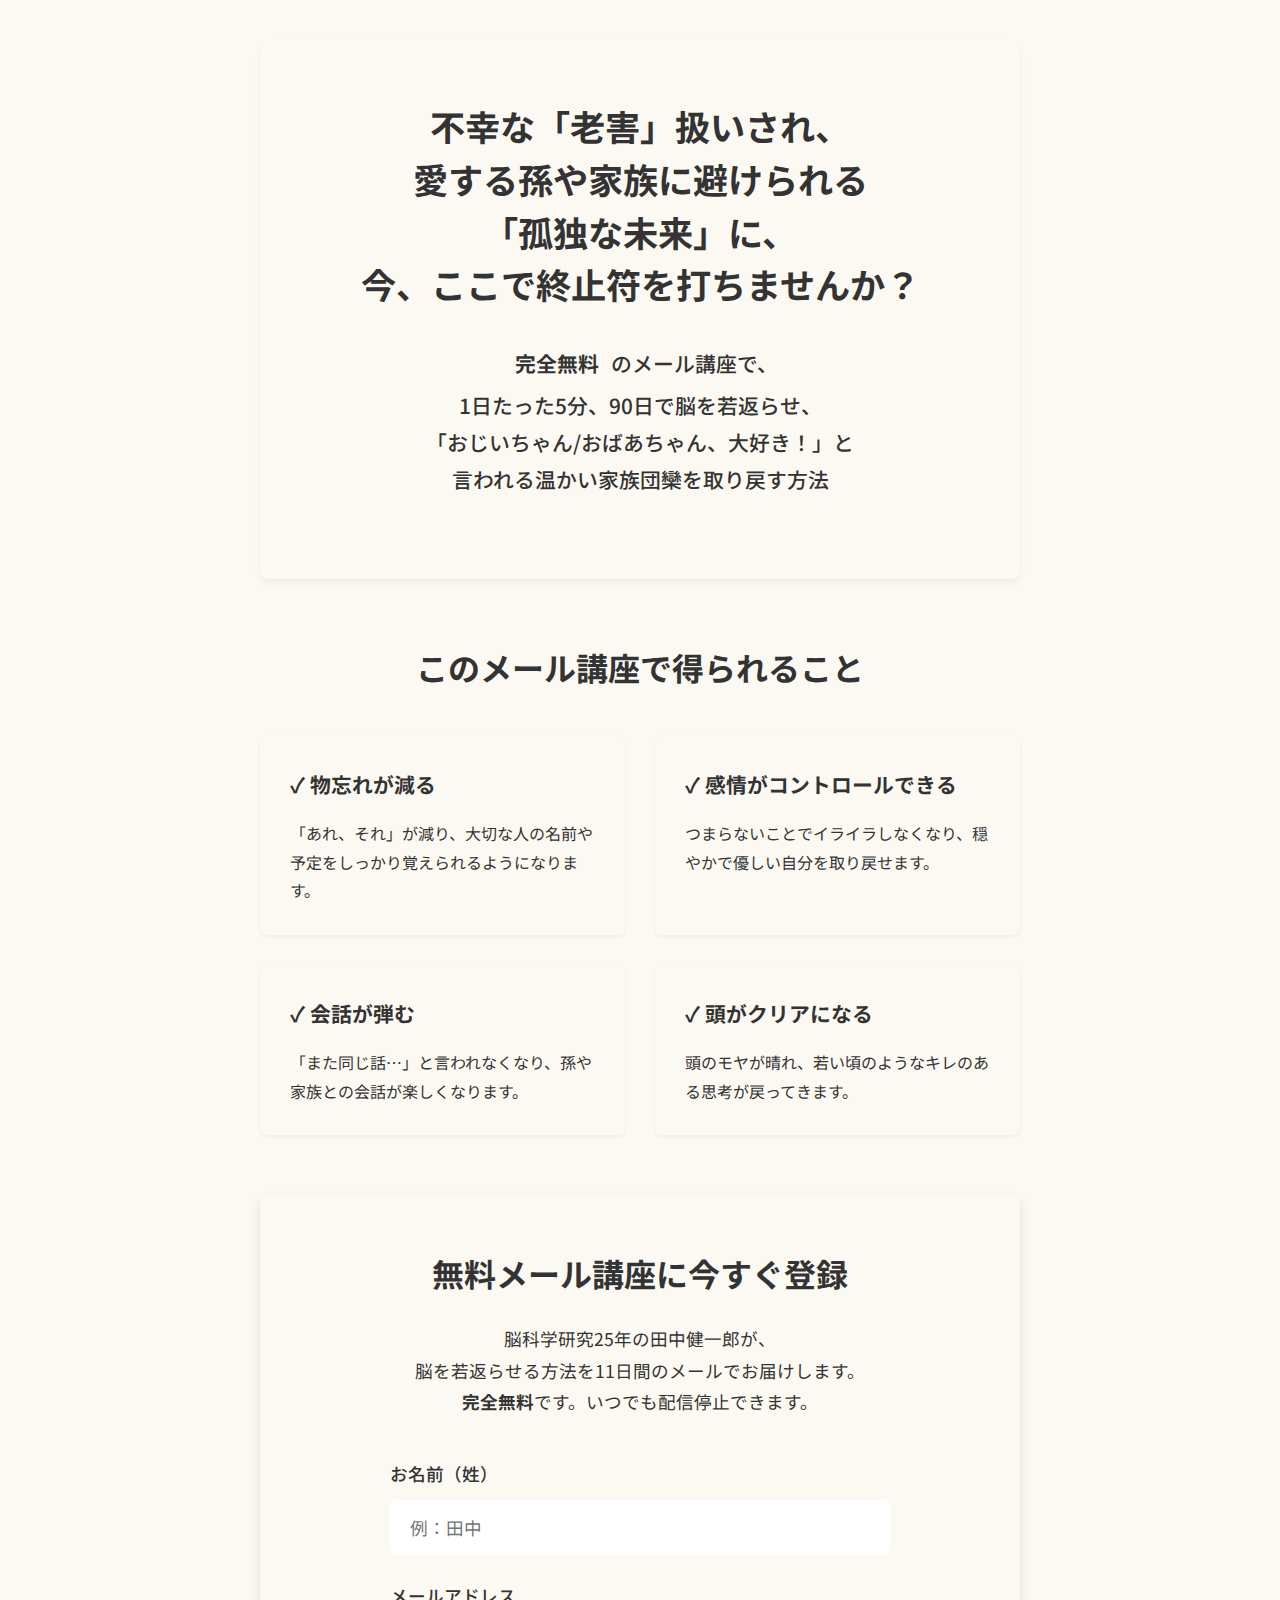
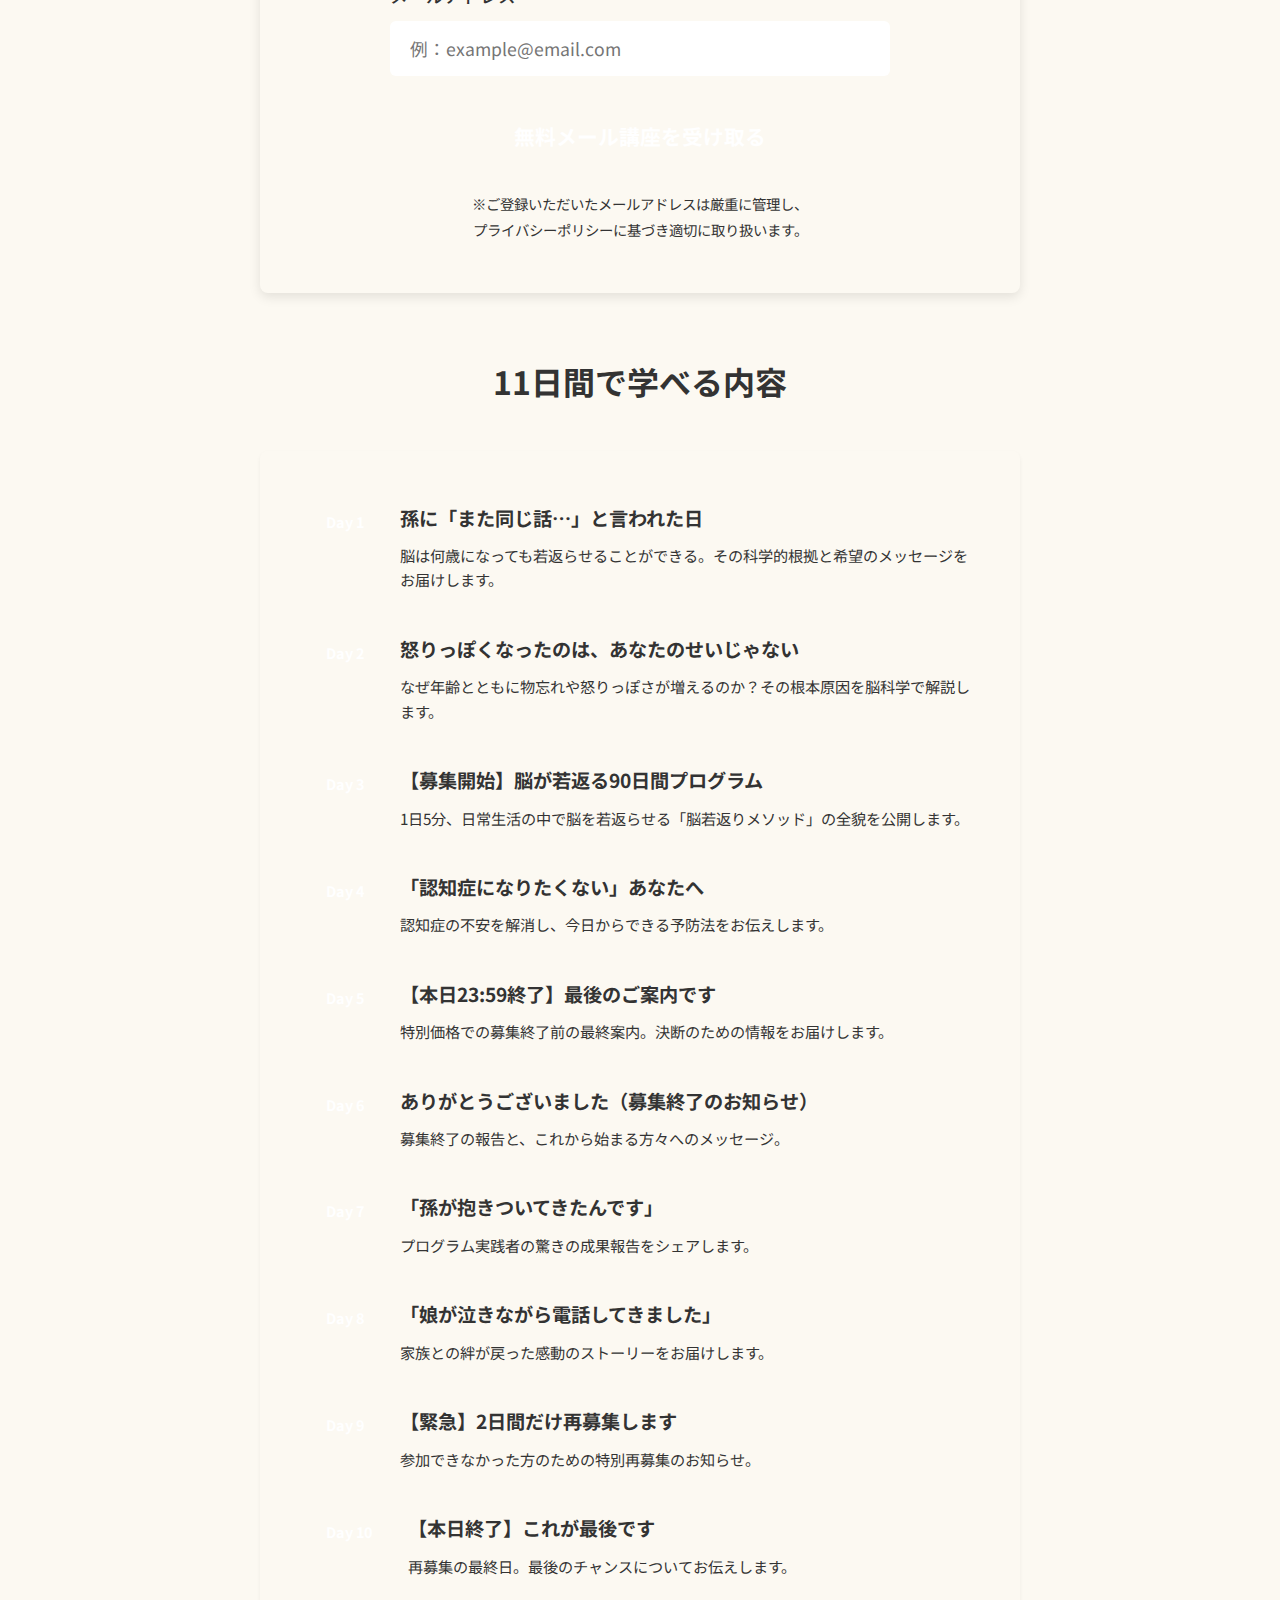
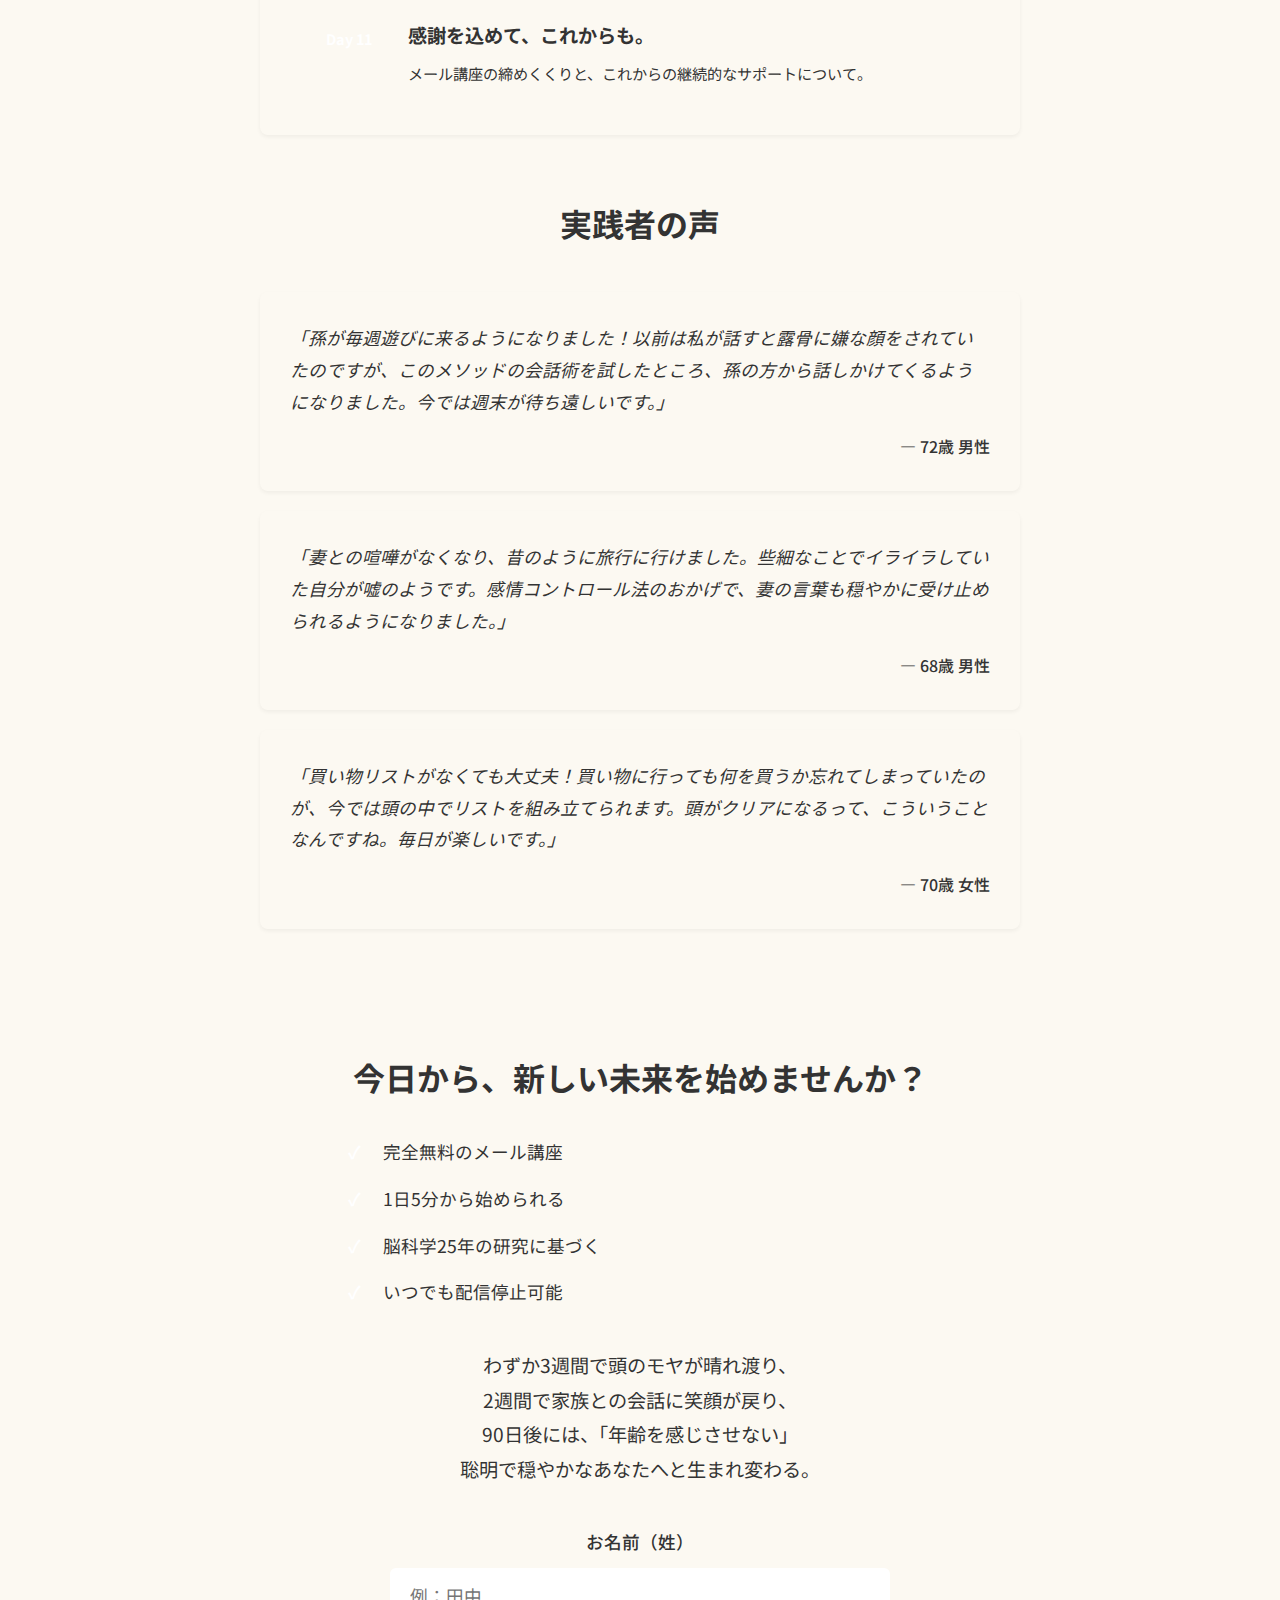
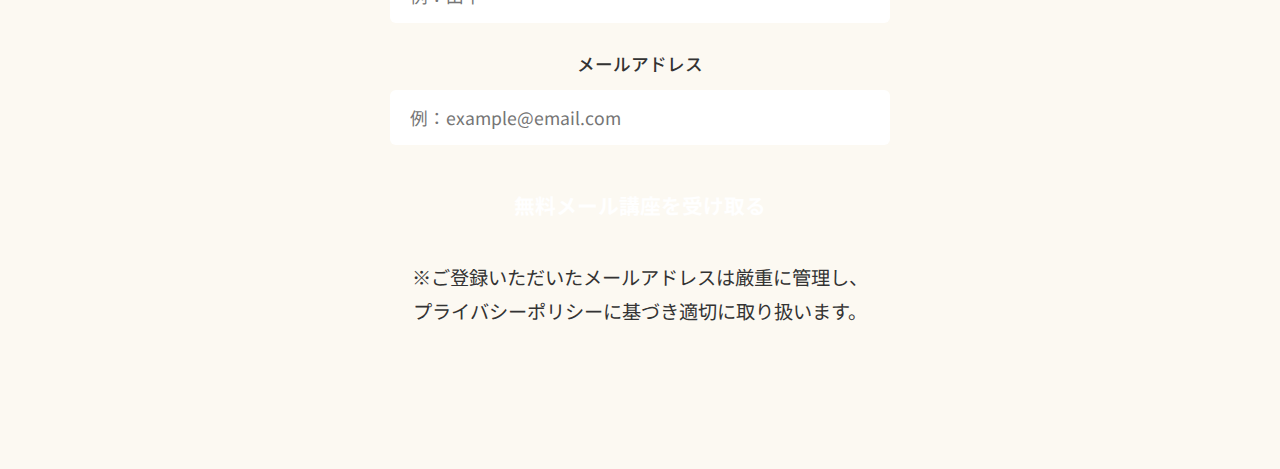
<file: lp.html>
<!DOCTYPE html>
<html lang="ja">

<head>
    <meta charset="UTF-8">
    <meta name="viewport" content="width=device-width, initial-scale=1.0">
    <title>無料メール講座 - 脳若返りメソッド</title>
    <link rel="stylesheet" href="styles.css">
    <link href="https://fonts.googleapis.com/css2?family=Noto+Sans+JP:wght@400;500;700&display=swap" rel="stylesheet">
    <style>
        /* LP専用のスタイル */
        .lp-container {
            max-width: 800px;
            margin: 0 auto;
            padding: 40px 20px;
            background-color: var(--washi-bg);
        }

        .lp-hero {
            text-align: center;
            padding: 60px 20px;
            background: linear-gradient(135deg, var(--washi-cream) 0%, var(--washi-white) 100%);
            border-radius: 8px;
            margin-bottom: 60px;
            box-shadow: 0 4px 6px rgba(0, 0, 0, 0.05);
        }

        .lp-hero h1 {
            font-size: 2.2em;
            line-height: 1.5;
            color: var(--washi-text);
            margin-bottom: 30px;
            font-weight: 700;
        }

        .lp-hero .subtitle {
            font-size: 1.3em;
            color: var(--washi-accent-brown);
            line-height: 1.8;
            margin-bottom: 20px;
            font-weight: 500;
        }

        .lp-hero .highlight {
            display: inline-block;
            background-color: var(--washi-accent-yellow);
            padding: 4px 12px;
            border-radius: 4px;
            font-weight: 700;
        }

        .benefits-section {
            margin: 60px 0;
        }

        .benefits-section h2 {
            font-size: 2em;
            text-align: center;
            margin-bottom: 40px;
            color: var(--washi-text);
        }

        .benefits-grid {
            display: grid;
            grid-template-columns: repeat(auto-fit, minmax(250px, 1fr));
            gap: 30px;
            margin-bottom: 40px;
        }

        .benefit-card {
            background: var(--washi-white);
            padding: 30px;
            border-radius: 8px;
            border-left: 4px solid var(--washi-accent-red);
            box-shadow: 0 2px 4px rgba(0, 0, 0, 0.05);
        }

        .benefit-card h3 {
            font-size: 1.3em;
            margin-bottom: 15px;
            color: var(--washi-accent-brown);
        }

        .benefit-card p {
            line-height: 1.8;
            color: var(--washi-text-secondary);
        }

        .form-section {
            background: var(--washi-white);
            padding: 50px 40px;
            border-radius: 8px;
            box-shadow: 0 4px 12px rgba(0, 0, 0, 0.1);
            margin: 60px 0;
        }

        .form-section h2 {
            text-align: center;
            font-size: 2em;
            margin-bottom: 20px;
            color: var(--washi-text);
        }

        .form-section .form-intro {
            text-align: center;
            margin-bottom: 40px;
            font-size: 1.1em;
            line-height: 1.8;
            color: var(--washi-text-secondary);
        }

        .email-form {
            max-width: 500px;
            margin: 0 auto;
        }

        .form-group {
            margin-bottom: 25px;
        }

        .form-group label {
            display: block;
            margin-bottom: 10px;
            font-weight: 500;
            color: var(--washi-text);
            font-size: 1.1em;
        }

        .form-group input {
            width: 100%;
            padding: 15px 20px;
            font-size: 1.1em;
            border: 2px solid var(--washi-border);
            border-radius: 6px;
            transition: border-color 0.3s;
            font-family: 'Noto Sans JP', sans-serif;
        }

        .form-group input:focus {
            outline: none;
            border-color: var(--washi-accent-red);
        }

        .submit-button {
            width: 100%;
            padding: 20px;
            font-size: 1.3em;
            font-weight: 700;
            color: white;
            background: linear-gradient(135deg, var(--washi-accent-red) 0%, #c44343 100%);
            border: none;
            border-radius: 8px;
            cursor: pointer;
            transition: transform 0.2s, box-shadow 0.2s;
            font-family: 'Noto Sans JP', sans-serif;
        }

        .submit-button:hover {
            transform: translateY(-2px);
            box-shadow: 0 6px 20px rgba(214, 92, 92, 0.3);
        }

        .privacy-note {
            text-align: center;
            margin-top: 20px;
            font-size: 0.9em;
            color: var(--washi-text-secondary);
        }

        .course-content {
            margin: 60px 0;
        }

        .course-content h2 {
            text-align: center;
            font-size: 2em;
            margin-bottom: 40px;
            color: var(--washi-text);
        }

        .email-list {
            background: var(--washi-white);
            padding: 30px;
            border-radius: 8px;
            box-shadow: 0 2px 4px rgba(0, 0, 0, 0.05);
        }

        .email-item {
            padding: 20px;
            border-bottom: 1px solid var(--washi-border);
            display: flex;
            align-items: flex-start;
            gap: 20px;
        }

        .email-item:last-child {
            border-bottom: none;
        }

        .email-day {
            background: var(--washi-accent-red);
            color: white;
            padding: 8px 16px;
            border-radius: 20px;
            font-weight: 700;
            white-space: nowrap;
            font-size: 0.9em;
        }

        .email-content h3 {
            font-size: 1.2em;
            margin-bottom: 8px;
            color: var(--washi-text);
        }

        .email-content p {
            color: var(--washi-text-secondary);
            line-height: 1.6;
            font-size: 0.95em;
        }

        .testimonials {
            margin: 60px 0;
        }

        .testimonials h2 {
            text-align: center;
            font-size: 2em;
            margin-bottom: 40px;
            color: var(--washi-text);
        }

        .testimonial-card {
            background: var(--washi-white);
            padding: 30px;
            border-radius: 8px;
            margin-bottom: 20px;
            border-left: 4px solid var(--washi-accent-yellow);
            box-shadow: 0 2px 4px rgba(0, 0, 0, 0.05);
        }

        .testimonial-card .quote {
            font-size: 1.1em;
            line-height: 1.8;
            color: var(--washi-text);
            margin-bottom: 15px;
            font-style: italic;
        }

        .testimonial-card .author {
            text-align: right;
            color: var(--washi-text-secondary);
            font-weight: 500;
        }

        .final-cta {
            text-align: center;
            padding: 60px 20px;
            background: linear-gradient(135deg, var(--washi-cream) 0%, var(--washi-white) 100%);
            border-radius: 8px;
            margin-top: 60px;
        }

        .final-cta h2 {
            font-size: 2em;
            margin-bottom: 30px;
            color: var(--washi-text);
        }

        .final-cta p {
            font-size: 1.2em;
            line-height: 1.8;
            margin-bottom: 40px;
            color: var(--washi-text-secondary);
        }

        .checkmarks {
            display: flex;
            flex-direction: column;
            gap: 15px;
            max-width: 600px;
            margin: 0 auto 40px;
            text-align: left;
        }

        .checkmark-item {
            display: flex;
            align-items: center;
            gap: 15px;
            font-size: 1.1em;
            color: var(--washi-text);
        }

        .checkmark-item::before {
            content: "✓";
            display: flex;
            align-items: center;
            justify-content: center;
            width: 28px;
            height: 28px;
            background: var(--washi-accent-red);
            color: white;
            border-radius: 50%;
            font-weight: 700;
            flex-shrink: 0;
        }

        @media (max-width: 768px) {
            .lp-hero h1 {
                font-size: 1.6em;
            }

            .lp-hero .subtitle {
                font-size: 1.1em;
            }

            .form-section {
                padding: 30px 20px;
            }

            .benefits-grid {
                grid-template-columns: 1fr;
            }

            .email-item {
                flex-direction: column;
                gap: 10px;
            }

            .email-day {
                align-self: flex-start;
            }
        }
    </style>
</head>

<body>
    <div class="lp-container">
        <!-- Hero Section -->
        <div class="lp-hero">
            <h1>不幸な「老害」扱いされ、<br>愛する孫や家族に避けられる<br>「孤独な未来」に、<br>今、ここで終止符を打ちませんか？</h1>
            <p class="subtitle">
                <span class="highlight">完全無料</span>のメール講座で、<br>
                1日たった5分、90日で脳を若返らせ、<br>
                「おじいちゃん/おばあちゃん、大好き！」と<br>
                言われる温かい家族団欒を取り戻す方法
            </p>
        </div>

        <!-- Benefits Section -->
        <div class="benefits-section">
            <h2>このメール講座で得られること</h2>
            <div class="benefits-grid">
                <div class="benefit-card">
                    <h3>✓ 物忘れが減る</h3>
                    <p>「あれ、それ」が減り、大切な人の名前や予定をしっかり覚えられるようになります。</p>
                </div>
                <div class="benefit-card">
                    <h3>✓ 感情がコントロールできる</h3>
                    <p>つまらないことでイライラしなくなり、穏やかで優しい自分を取り戻せます。</p>
                </div>
                <div class="benefit-card">
                    <h3>✓ 会話が弾む</h3>
                    <p>「また同じ話…」と言われなくなり、孫や家族との会話が楽しくなります。</p>
                </div>
                <div class="benefit-card">
                    <h3>✓ 頭がクリアになる</h3>
                    <p>頭のモヤが晴れ、若い頃のようなキレのある思考が戻ってきます。</p>
                </div>
            </div>
        </div>

        <!-- Email Registration Form -->
        <div class="form-section">
            <h2>無料メール講座に今すぐ登録</h2>
            <p class="form-intro">
                脳科学研究25年の田中健一郎が、<br>
                脳を若返らせる方法を11日間のメールでお届けします。<br>
                <strong>完全無料</strong>です。いつでも配信停止できます。
            </p>
            <form class="email-form" id="registration-form">
                <div class="form-group">
                    <label for="name">お名前（姓）</label>
                    <input type="text" id="name" name="name" placeholder="例：田中" required>
                </div>
                <div class="form-group">
                    <label for="email">メールアドレス</label>
                    <input type="email" id="email" name="email" placeholder="例：example@email.com" required>
                </div>
                <button type="submit" class="submit-button">
                    無料メール講座を受け取る
                </button>
                <p class="privacy-note">
                    ※ご登録いただいたメールアドレスは厳重に管理し、<br>
                    プライバシーポリシーに基づき適切に取り扱います。
                </p>
            </form>
        </div>

        <!-- Course Content -->
        <div class="course-content">
            <h2>11日間で学べる内容</h2>
            <div class="email-list">
                <div class="email-item">
                    <div class="email-day">Day 1</div>
                    <div class="email-content">
                        <h3>孫に「また同じ話…」と言われた日</h3>
                        <p>脳は何歳になっても若返らせることができる。その科学的根拠と希望のメッセージをお届けします。</p>
                    </div>
                </div>
                <div class="email-item">
                    <div class="email-day">Day 2</div>
                    <div class="email-content">
                        <h3>怒りっぽくなったのは、あなたのせいじゃない</h3>
                        <p>なぜ年齢とともに物忘れや怒りっぽさが増えるのか？その根本原因を脳科学で解説します。</p>
                    </div>
                </div>
                <div class="email-item">
                    <div class="email-day">Day 3</div>
                    <div class="email-content">
                        <h3>【募集開始】脳が若返る90日間プログラム</h3>
                        <p>1日5分、日常生活の中で脳を若返らせる「脳若返りメソッド」の全貌を公開します。</p>
                    </div>
                </div>
                <div class="email-item">
                    <div class="email-day">Day 4</div>
                    <div class="email-content">
                        <h3>「認知症になりたくない」あなたへ</h3>
                        <p>認知症の不安を解消し、今日からできる予防法をお伝えします。</p>
                    </div>
                </div>
                <div class="email-item">
                    <div class="email-day">Day 5</div>
                    <div class="email-content">
                        <h3>【本日23:59終了】最後のご案内です</h3>
                        <p>特別価格での募集終了前の最終案内。決断のための情報をお届けします。</p>
                    </div>
                </div>
                <div class="email-item">
                    <div class="email-day">Day 6</div>
                    <div class="email-content">
                        <h3>ありがとうございました（募集終了のお知らせ）</h3>
                        <p>募集終了の報告と、これから始まる方々へのメッセージ。</p>
                    </div>
                </div>
                <div class="email-item">
                    <div class="email-day">Day 7</div>
                    <div class="email-content">
                        <h3>「孫が抱きついてきたんです」</h3>
                        <p>プログラム実践者の驚きの成果報告をシェアします。</p>
                    </div>
                </div>
                <div class="email-item">
                    <div class="email-day">Day 8</div>
                    <div class="email-content">
                        <h3>「娘が泣きながら電話してきました」</h3>
                        <p>家族との絆が戻った感動のストーリーをお届けします。</p>
                    </div>
                </div>
                <div class="email-item">
                    <div class="email-day">Day 9</div>
                    <div class="email-content">
                        <h3>【緊急】2日間だけ再募集します</h3>
                        <p>参加できなかった方のための特別再募集のお知らせ。</p>
                    </div>
                </div>
                <div class="email-item">
                    <div class="email-day">Day 10</div>
                    <div class="email-content">
                        <h3>【本日終了】これが最後です</h3>
                        <p>再募集の最終日。最後のチャンスについてお伝えします。</p>
                    </div>
                </div>
                <div class="email-item">
                    <div class="email-day">Day 11</div>
                    <div class="email-content">
                        <h3>感謝を込めて、これからも。</h3>
                        <p>メール講座の締めくくりと、これからの継続的なサポートについて。</p>
                    </div>
                </div>
            </div>
        </div>

        <!-- Testimonials -->
        <div class="testimonials">
            <h2>実践者の声</h2>
            <div class="testimonial-card">
                <p class="quote">「孫が毎週遊びに来るようになりました！以前は私が話すと露骨に嫌な顔をされていたのですが、このメソッドの会話術を試したところ、孫の方から話しかけてくるようになりました。今では週末が待ち遠しいです。」</p>
                <p class="author">— 72歳 男性</p>
            </div>
            <div class="testimonial-card">
                <p class="quote">「妻との喧嘩がなくなり、昔のように旅行に行けました。些細なことでイライラしていた自分が嘘のようです。感情コントロール法のおかげで、妻の言葉も穏やかに受け止められるようになりました。」</p>
                <p class="author">— 68歳 男性</p>
            </div>
            <div class="testimonial-card">
                <p class="quote">「買い物リストがなくても大丈夫！買い物に行っても何を買うか忘れてしまっていたのが、今では頭の中でリストを組み立てられます。頭がクリアになるって、こういうことなんですね。毎日が楽しいです。」</p>
                <p class="author">— 70歳 女性</p>
            </div>
        </div>

        <!-- Final CTA -->
        <div class="final-cta">
            <h2>今日から、新しい未来を始めませんか？</h2>
            <div class="checkmarks">
                <div class="checkmark-item">完全無料のメール講座</div>
                <div class="checkmark-item">1日5分から始められる</div>
                <div class="checkmark-item">脳科学25年の研究に基づく</div>
                <div class="checkmark-item">いつでも配信停止可能</div>
            </div>
            <p>
                わずか3週間で頭のモヤが晴れ渡り、<br>
                2週間で家族との会話に笑顔が戻り、<br>
                90日後には、「年齢を感じさせない」<br>
                聡明で穏やかなあなたへと生まれ変わる。
            </p>
            <form class="email-form" id="registration-form-2">
                <div class="form-group">
                    <label for="name2">お名前（姓）</label>
                    <input type="text" id="name2" name="name" placeholder="例：田中" required>
                </div>
                <div class="form-group">
                    <label for="email2">メールアドレス</label>
                    <input type="email" id="email2" name="email" placeholder="例：example@email.com" required>
                </div>
                <button type="submit" class="submit-button">
                    無料メール講座を受け取る
                </button>
                <p class="privacy-note">
                    ※ご登録いただいたメールアドレスは厳重に管理し、<br>
                    プライバシーポリシーに基づき適切に取り扱います。
                </p>
            </form>
        </div>
    </div>

    <script>
        // フォーム送信のハンドリング（デモ用）
        document.getElementById('registration-form').addEventListener('submit', function(e) {
            e.preventDefault();
            const name = document.getElementById('name').value;
            const email = document.getElementById('email').value;
            alert(`ご登録ありがとうございます！\n\nお名前: ${name}\nメールアドレス: ${email}\n\n※これはデモ画面です。実際の登録システムは別途実装が必要です。`);
        });

        document.getElementById('registration-form-2').addEventListener('submit', function(e) {
            e.preventDefault();
            const name = document.getElementById('name2').value;
            const email = document.getElementById('email2').value;
            alert(`ご登録ありがとうございます！\n\nお名前: ${name}\nメールアドレス: ${email}\n\n※これはデモ画面です。実際の登録システムは別途実装が必要です。`);
        });
    </script>
</body>

</html>
</file>
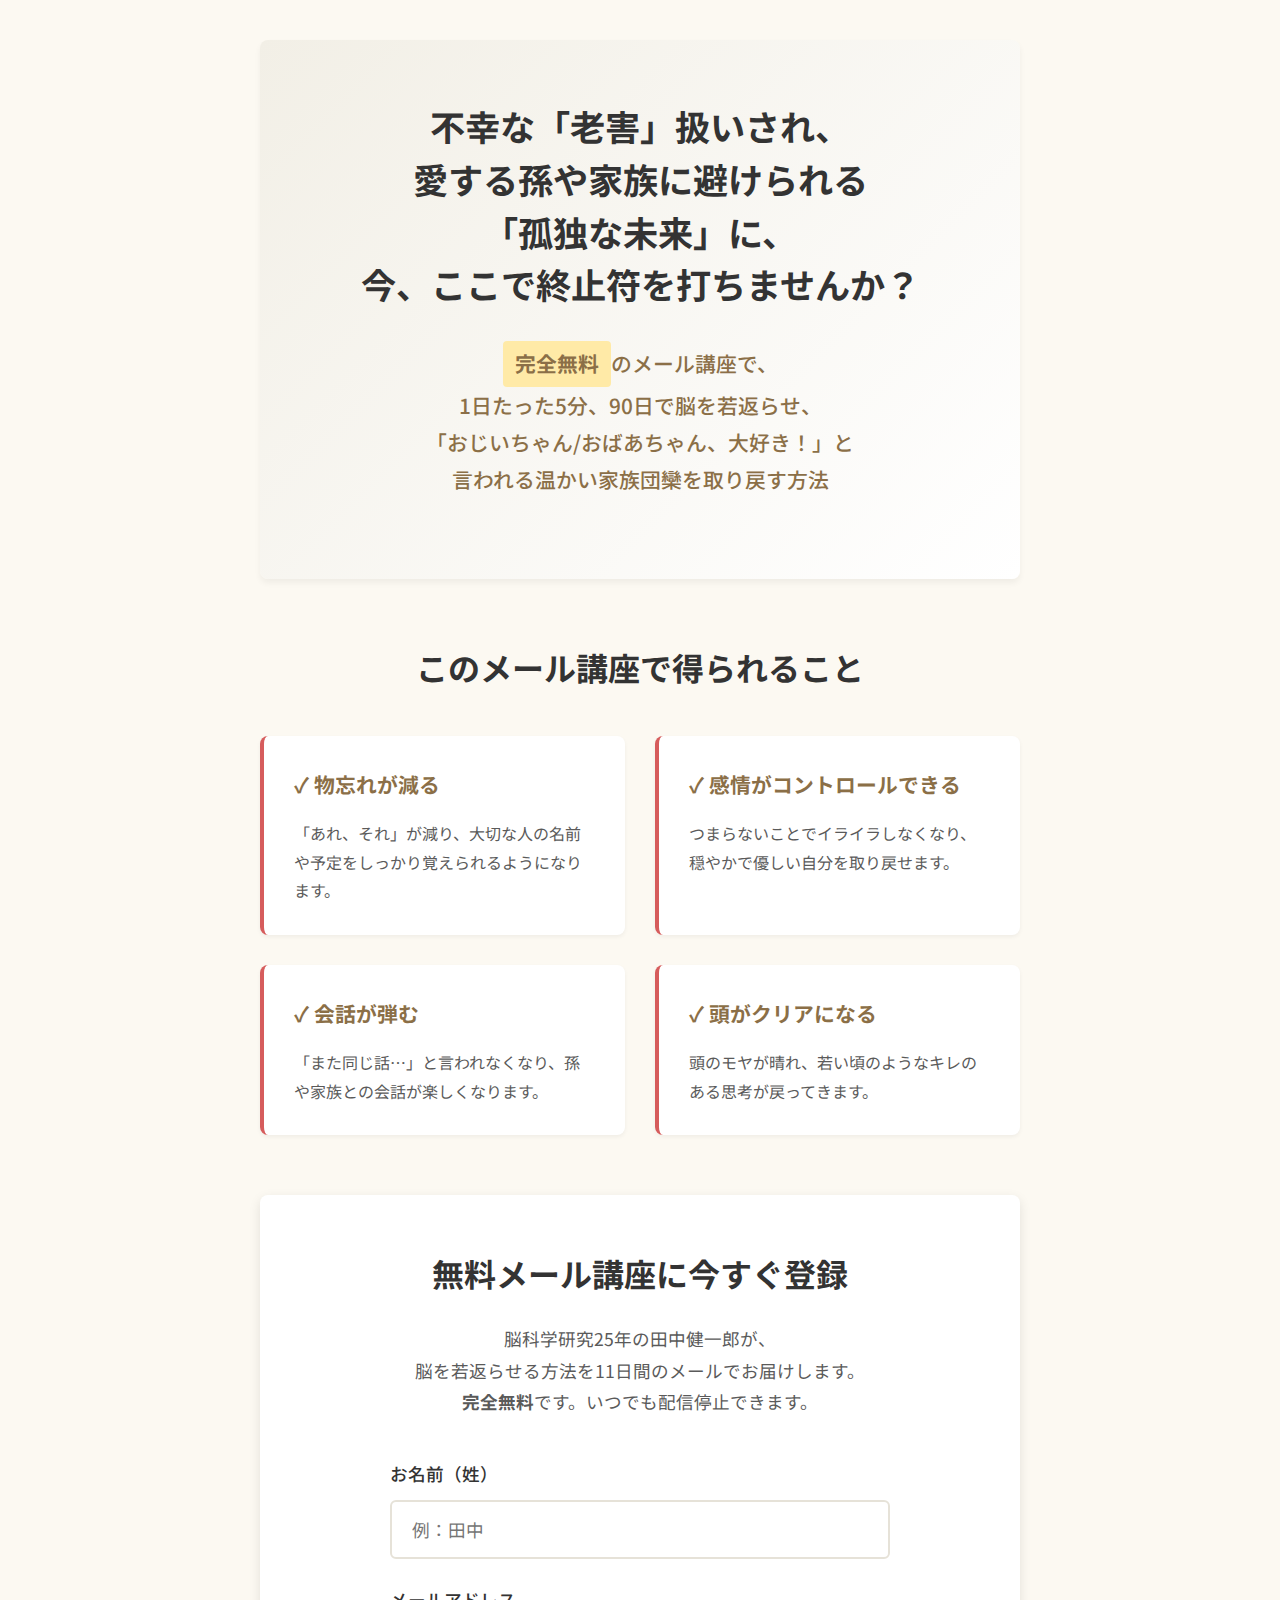
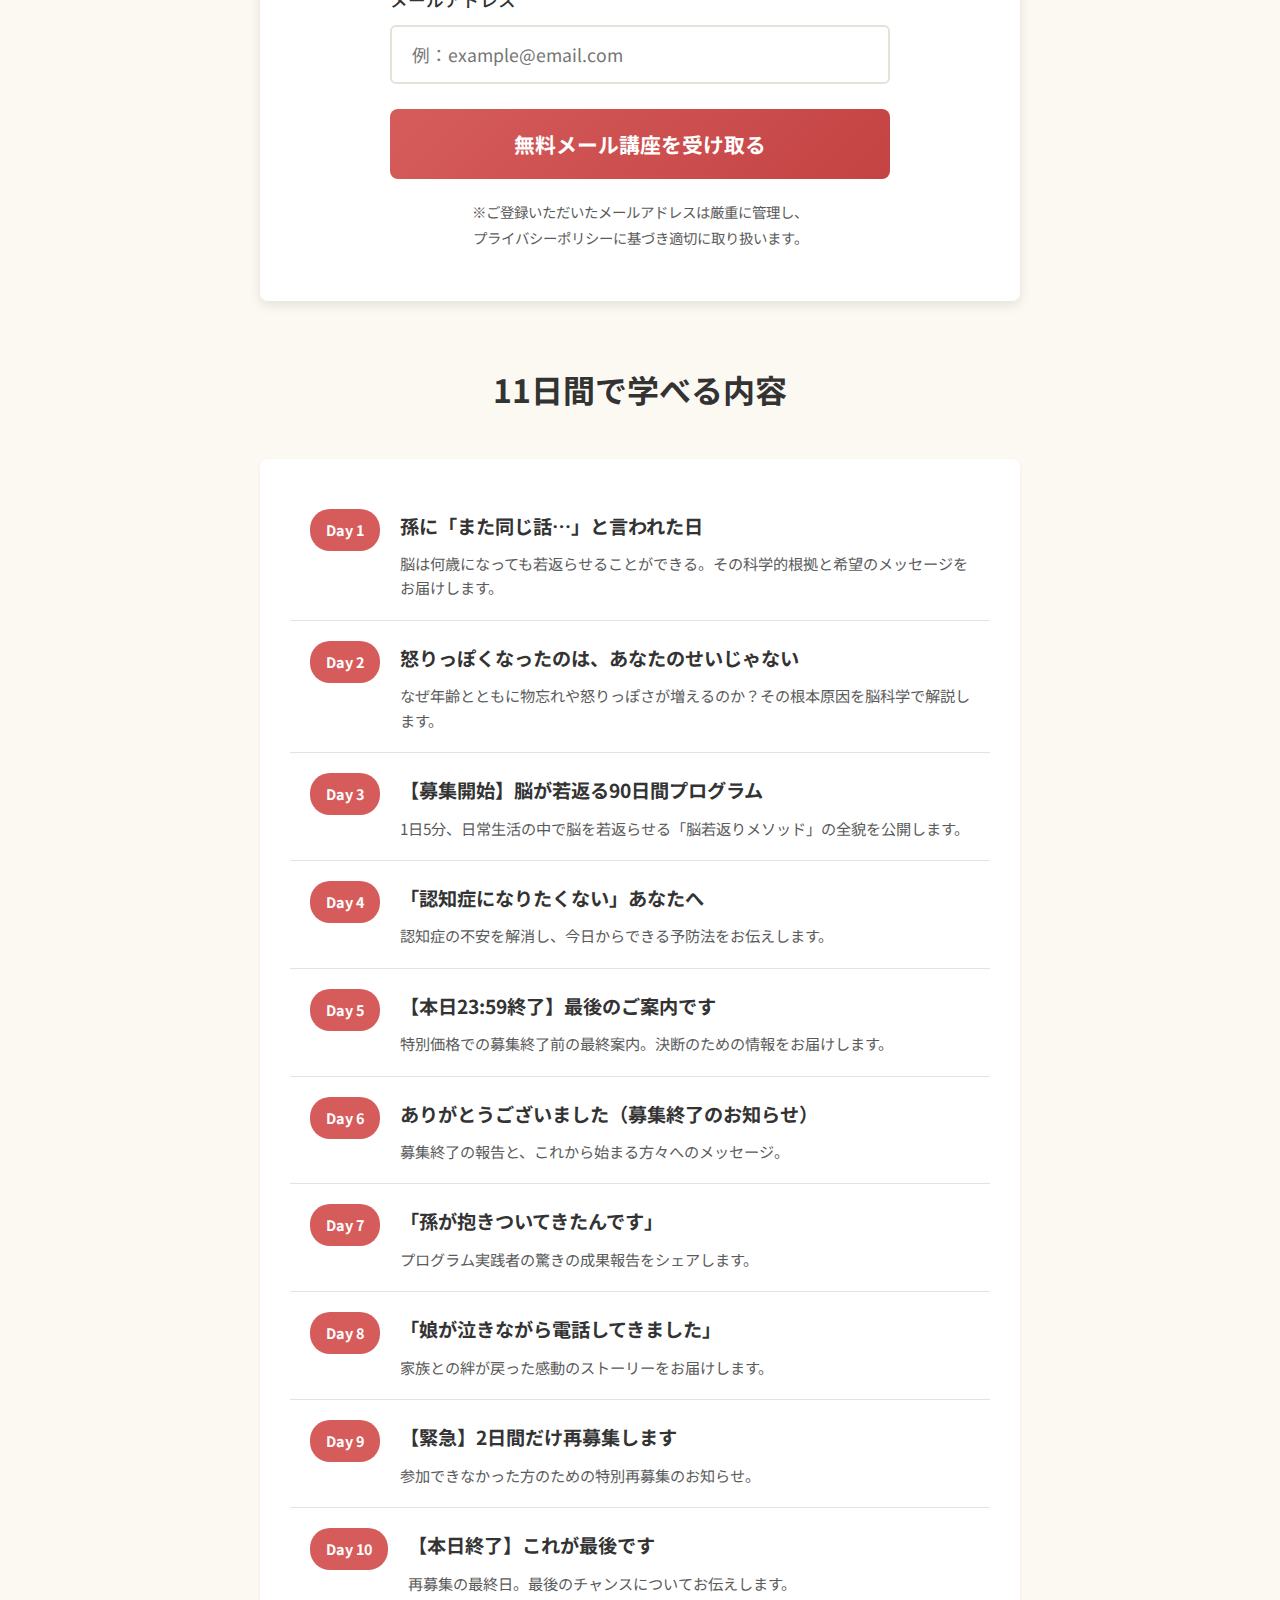
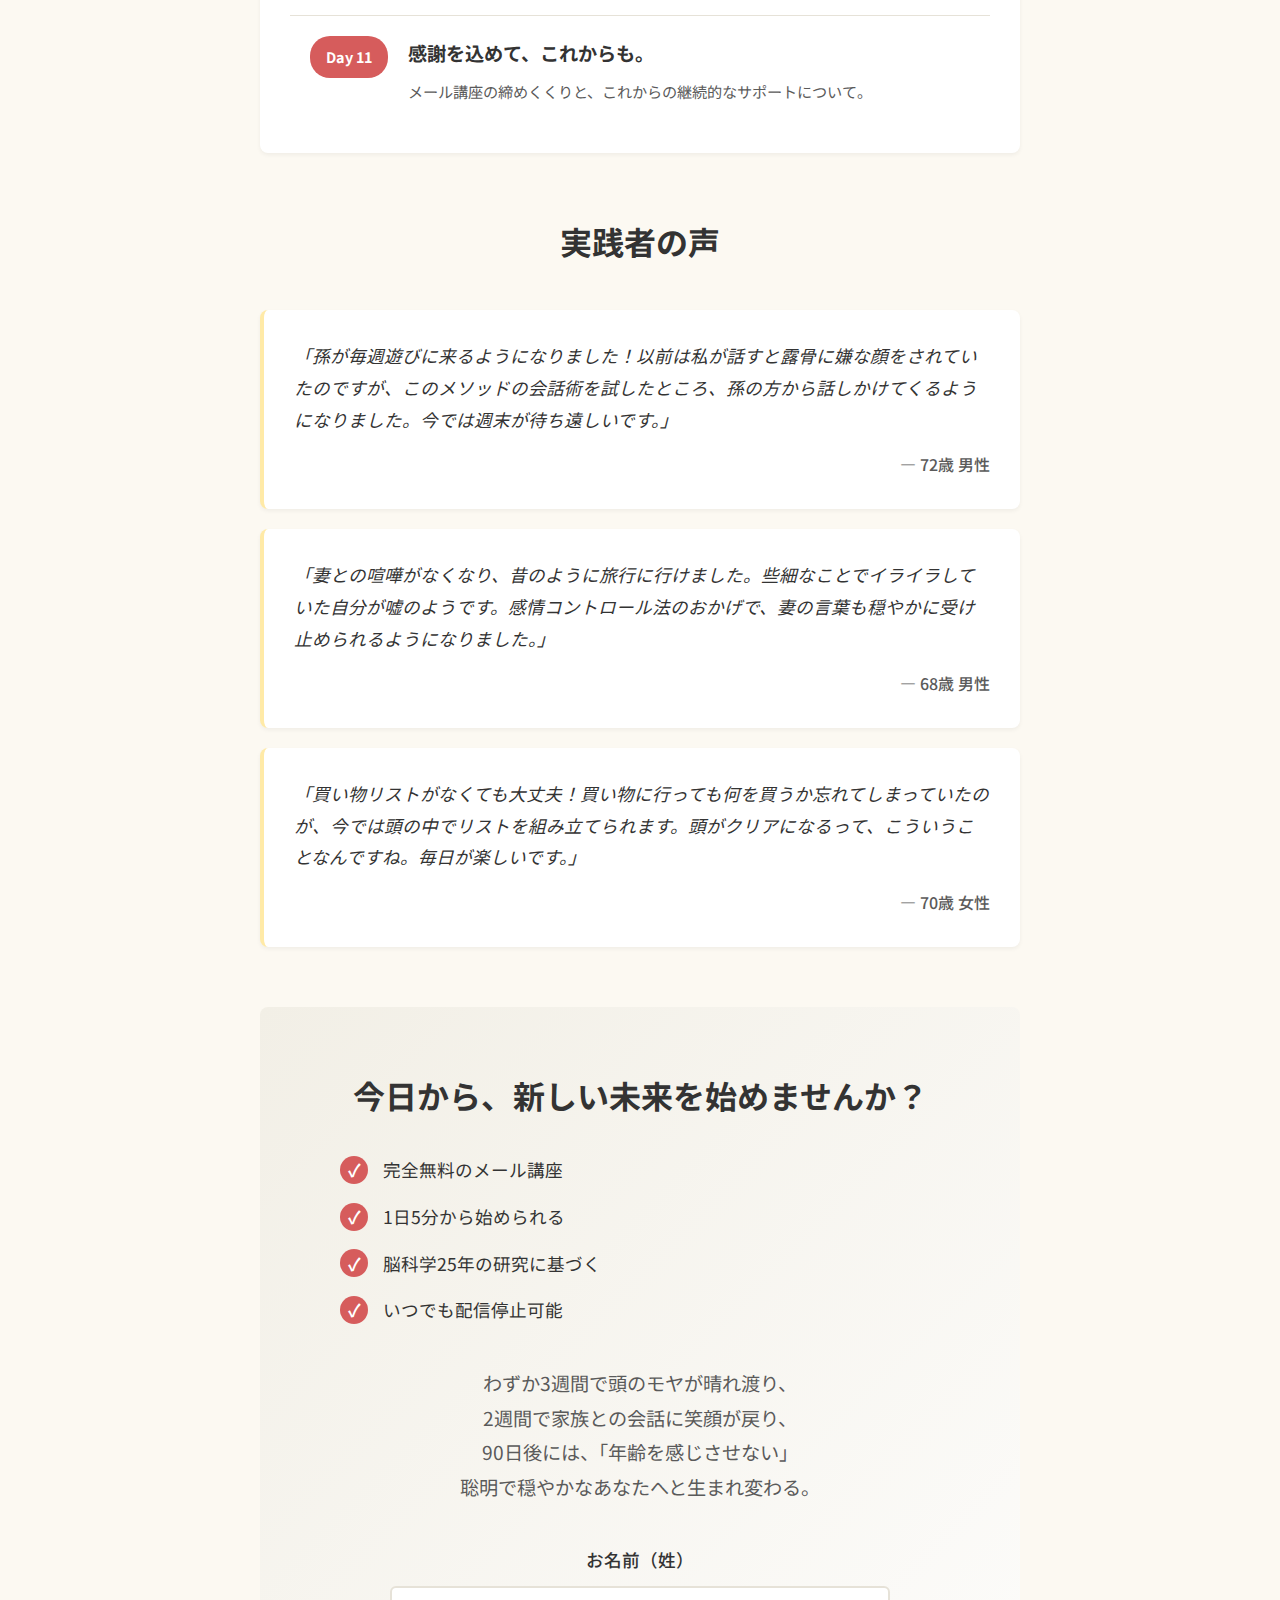
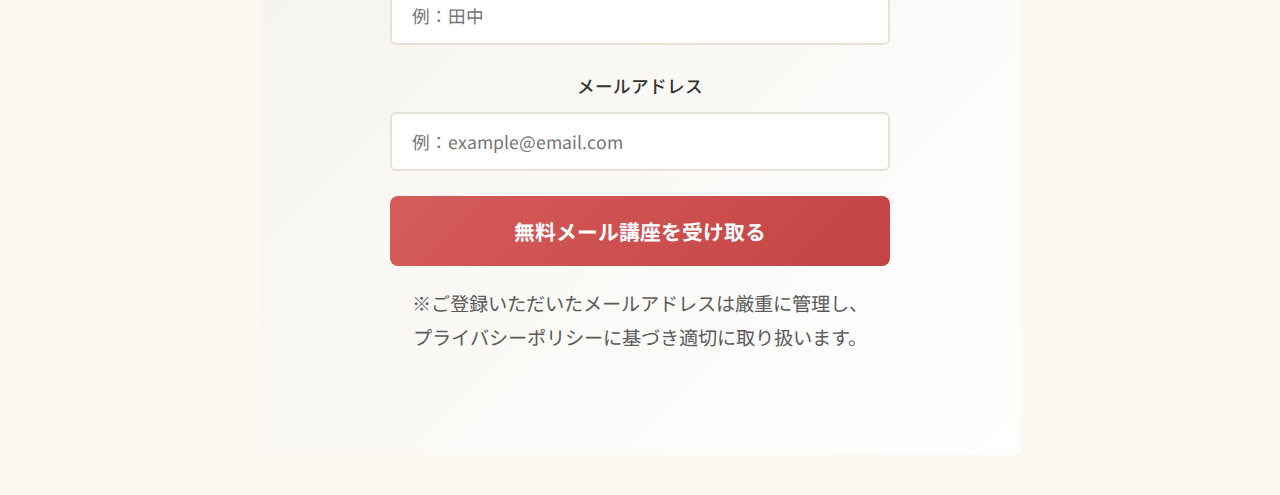
<file: lp_standalone.html>
<!DOCTYPE html>
<html lang="ja">

<head>
    <meta charset="UTF-8">
    <meta name="viewport" content="width=device-width, initial-scale=1.0">
    <title>無料メール講座 - 脳若返りメソッド</title>
    <link href="https://fonts.googleapis.com/css2?family=Noto+Sans+JP:wght@400;500;700&display=swap" rel="stylesheet">
    <style>
        /* Washi Theme Variables */
        :root {
            --washi-bg: #fcf9f2;
            --washi-white: #ffffff;
            --washi-cream: #f2efe6;
            --washi-text: #333333;
            --washi-text-secondary: #5a5a5a;
            --washi-accent-red: #d65c5c;
            --washi-accent-brown: #8b6f47;
            --washi-accent-yellow: #ffeaa7;
            --washi-border: #e6e2d8;
        }

        * {
            margin: 0;
            padding: 0;
            box-sizing: border-box;
        }

        body {
            font-family: 'Noto Sans JP', -apple-system, BlinkMacSystemFont, sans-serif;
            background: var(--washi-bg);
            color: var(--washi-text);
            line-height: 1.8;
        }

        /* LP専用のスタイル */
        .lp-container {
            max-width: 800px;
            margin: 0 auto;
            padding: 40px 20px;
            background-color: var(--washi-bg);
        }

        .lp-hero {
            text-align: center;
            padding: 60px 20px;
            background: linear-gradient(135deg, var(--washi-cream) 0%, var(--washi-white) 100%);
            border-radius: 8px;
            margin-bottom: 60px;
            box-shadow: 0 4px 6px rgba(0, 0, 0, 0.05);
        }

        .lp-hero h1 {
            font-size: 2.2em;
            line-height: 1.5;
            color: var(--washi-text);
            margin-bottom: 30px;
            font-weight: 700;
        }

        .lp-hero .subtitle {
            font-size: 1.3em;
            color: var(--washi-accent-brown);
            line-height: 1.8;
            margin-bottom: 20px;
            font-weight: 500;
        }

        .lp-hero .highlight {
            display: inline-block;
            background-color: var(--washi-accent-yellow);
            padding: 4px 12px;
            border-radius: 4px;
            font-weight: 700;
        }

        .benefits-section {
            margin: 60px 0;
        }

        .benefits-section h2 {
            font-size: 2em;
            text-align: center;
            margin-bottom: 40px;
            color: var(--washi-text);
        }

        .benefits-grid {
            display: grid;
            grid-template-columns: repeat(auto-fit, minmax(250px, 1fr));
            gap: 30px;
            margin-bottom: 40px;
        }

        .benefit-card {
            background: var(--washi-white);
            padding: 30px;
            border-radius: 8px;
            border-left: 4px solid var(--washi-accent-red);
            box-shadow: 0 2px 4px rgba(0, 0, 0, 0.05);
        }

        .benefit-card h3 {
            font-size: 1.3em;
            margin-bottom: 15px;
            color: var(--washi-accent-brown);
        }

        .benefit-card p {
            line-height: 1.8;
            color: var(--washi-text-secondary);
        }

        .form-section {
            background: var(--washi-white);
            padding: 50px 40px;
            border-radius: 8px;
            box-shadow: 0 4px 12px rgba(0, 0, 0, 0.1);
            margin: 60px 0;
        }

        .form-section h2 {
            text-align: center;
            font-size: 2em;
            margin-bottom: 20px;
            color: var(--washi-text);
        }

        .form-section .form-intro {
            text-align: center;
            margin-bottom: 40px;
            font-size: 1.1em;
            line-height: 1.8;
            color: var(--washi-text-secondary);
        }

        .email-form {
            max-width: 500px;
            margin: 0 auto;
        }

        .form-group {
            margin-bottom: 25px;
        }

        .form-group label {
            display: block;
            margin-bottom: 10px;
            font-weight: 500;
            color: var(--washi-text);
            font-size: 1.1em;
        }

        .form-group input {
            width: 100%;
            padding: 15px 20px;
            font-size: 1.1em;
            border: 2px solid var(--washi-border);
            border-radius: 6px;
            transition: border-color 0.3s;
            font-family: 'Noto Sans JP', sans-serif;
        }

        .form-group input:focus {
            outline: none;
            border-color: var(--washi-accent-red);
        }

        .submit-button {
            width: 100%;
            padding: 20px;
            font-size: 1.3em;
            font-weight: 700;
            color: white;
            background: linear-gradient(135deg, var(--washi-accent-red) 0%, #c44343 100%);
            border: none;
            border-radius: 8px;
            cursor: pointer;
            transition: transform 0.2s, box-shadow 0.2s;
            font-family: 'Noto Sans JP', sans-serif;
        }

        .submit-button:hover {
            transform: translateY(-2px);
            box-shadow: 0 6px 20px rgba(214, 92, 92, 0.3);
        }

        .privacy-note {
            text-align: center;
            margin-top: 20px;
            font-size: 0.9em;
            color: var(--washi-text-secondary);
        }

        .course-content {
            margin: 60px 0;
        }

        .course-content h2 {
            text-align: center;
            font-size: 2em;
            margin-bottom: 40px;
            color: var(--washi-text);
        }

        .email-list {
            background: var(--washi-white);
            padding: 30px;
            border-radius: 8px;
            box-shadow: 0 2px 4px rgba(0, 0, 0, 0.05);
        }

        .email-item {
            padding: 20px;
            border-bottom: 1px solid var(--washi-border);
            display: flex;
            align-items: flex-start;
            gap: 20px;
        }

        .email-item:last-child {
            border-bottom: none;
        }

        .email-day {
            background: var(--washi-accent-red);
            color: white;
            padding: 8px 16px;
            border-radius: 20px;
            font-weight: 700;
            white-space: nowrap;
            font-size: 0.9em;
        }

        .email-content h3 {
            font-size: 1.2em;
            margin-bottom: 8px;
            color: var(--washi-text);
        }

        .email-content p {
            color: var(--washi-text-secondary);
            line-height: 1.6;
            font-size: 0.95em;
        }

        .testimonials {
            margin: 60px 0;
        }

        .testimonials h2 {
            text-align: center;
            font-size: 2em;
            margin-bottom: 40px;
            color: var(--washi-text);
        }

        .testimonial-card {
            background: var(--washi-white);
            padding: 30px;
            border-radius: 8px;
            margin-bottom: 20px;
            border-left: 4px solid var(--washi-accent-yellow);
            box-shadow: 0 2px 4px rgba(0, 0, 0, 0.05);
        }

        .testimonial-card .quote {
            font-size: 1.1em;
            line-height: 1.8;
            color: var(--washi-text);
            margin-bottom: 15px;
            font-style: italic;
        }

        .testimonial-card .author {
            text-align: right;
            color: var(--washi-text-secondary);
            font-weight: 500;
        }

        .final-cta {
            text-align: center;
            padding: 60px 20px;
            background: linear-gradient(135deg, var(--washi-cream) 0%, var(--washi-white) 100%);
            border-radius: 8px;
            margin-top: 60px;
        }

        .final-cta h2 {
            font-size: 2em;
            margin-bottom: 30px;
            color: var(--washi-text);
        }

        .final-cta p {
            font-size: 1.2em;
            line-height: 1.8;
            margin-bottom: 40px;
            color: var(--washi-text-secondary);
        }

        .checkmarks {
            display: flex;
            flex-direction: column;
            gap: 15px;
            max-width: 600px;
            margin: 0 auto 40px;
            text-align: left;
        }

        .checkmark-item {
            display: flex;
            align-items: center;
            gap: 15px;
            font-size: 1.1em;
            color: var(--washi-text);
        }

        .checkmark-item::before {
            content: "✓";
            display: flex;
            align-items: center;
            justify-content: center;
            width: 28px;
            height: 28px;
            background: var(--washi-accent-red);
            color: white;
            border-radius: 50%;
            font-weight: 700;
            flex-shrink: 0;
        }

        @media (max-width: 768px) {
            .lp-hero h1 {
                font-size: 1.6em;
            }

            .lp-hero .subtitle {
                font-size: 1.1em;
            }

            .form-section {
                padding: 30px 20px;
            }

            .benefits-grid {
                grid-template-columns: 1fr;
            }

            .email-item {
                flex-direction: column;
                gap: 10px;
            }

            .email-day {
                align-self: flex-start;
            }
        }
    </style>
</head>

<body>
    <div class="lp-container">
        <!-- Hero Section -->
        <div class="lp-hero">
            <h1>不幸な「老害」扱いされ、<br>愛する孫や家族に避けられる<br>「孤独な未来」に、<br>今、ここで終止符を打ちませんか？</h1>
            <p class="subtitle">
                <span class="highlight">完全無料</span>のメール講座で、<br>
                1日たった5分、90日で脳を若返らせ、<br>
                「おじいちゃん/おばあちゃん、大好き！」と<br>
                言われる温かい家族団欒を取り戻す方法
            </p>
        </div>

        <!-- Benefits Section -->
        <div class="benefits-section">
            <h2>このメール講座で得られること</h2>
            <div class="benefits-grid">
                <div class="benefit-card">
                    <h3>✓ 物忘れが減る</h3>
                    <p>「あれ、それ」が減り、大切な人の名前や予定をしっかり覚えられるようになります。</p>
                </div>
                <div class="benefit-card">
                    <h3>✓ 感情がコントロールできる</h3>
                    <p>つまらないことでイライラしなくなり、穏やかで優しい自分を取り戻せます。</p>
                </div>
                <div class="benefit-card">
                    <h3>✓ 会話が弾む</h3>
                    <p>「また同じ話…」と言われなくなり、孫や家族との会話が楽しくなります。</p>
                </div>
                <div class="benefit-card">
                    <h3>✓ 頭がクリアになる</h3>
                    <p>頭のモヤが晴れ、若い頃のようなキレのある思考が戻ってきます。</p>
                </div>
            </div>
        </div>

        <!-- Email Registration Form -->
        <div class="form-section">
            <h2>無料メール講座に今すぐ登録</h2>
            <p class="form-intro">
                脳科学研究25年の田中健一郎が、<br>
                脳を若返らせる方法を11日間のメールでお届けします。<br>
                <strong>完全無料</strong>です。いつでも配信停止できます。
            </p>
            <form class="email-form" id="registration-form">
                <div class="form-group">
                    <label for="name">お名前（姓）</label>
                    <input type="text" id="name" name="name" placeholder="例：田中" required>
                </div>
                <div class="form-group">
                    <label for="email">メールアドレス</label>
                    <input type="email" id="email" name="email" placeholder="例：example@email.com" required>
                </div>
                <button type="submit" class="submit-button">
                    無料メール講座を受け取る
                </button>
                <p class="privacy-note">
                    ※ご登録いただいたメールアドレスは厳重に管理し、<br>
                    プライバシーポリシーに基づき適切に取り扱います。
                </p>
            </form>
        </div>

        <!-- Course Content -->
        <div class="course-content">
            <h2>11日間で学べる内容</h2>
            <div class="email-list">
                <div class="email-item">
                    <div class="email-day">Day 1</div>
                    <div class="email-content">
                        <h3>孫に「また同じ話…」と言われた日</h3>
                        <p>脳は何歳になっても若返らせることができる。その科学的根拠と希望のメッセージをお届けします。</p>
                    </div>
                </div>
                <div class="email-item">
                    <div class="email-day">Day 2</div>
                    <div class="email-content">
                        <h3>怒りっぽくなったのは、あなたのせいじゃない</h3>
                        <p>なぜ年齢とともに物忘れや怒りっぽさが増えるのか？その根本原因を脳科学で解説します。</p>
                    </div>
                </div>
                <div class="email-item">
                    <div class="email-day">Day 3</div>
                    <div class="email-content">
                        <h3>【募集開始】脳が若返る90日間プログラム</h3>
                        <p>1日5分、日常生活の中で脳を若返らせる「脳若返りメソッド」の全貌を公開します。</p>
                    </div>
                </div>
                <div class="email-item">
                    <div class="email-day">Day 4</div>
                    <div class="email-content">
                        <h3>「認知症になりたくない」あなたへ</h3>
                        <p>認知症の不安を解消し、今日からできる予防法をお伝えします。</p>
                    </div>
                </div>
                <div class="email-item">
                    <div class="email-day">Day 5</div>
                    <div class="email-content">
                        <h3>【本日23:59終了】最後のご案内です</h3>
                        <p>特別価格での募集終了前の最終案内。決断のための情報をお届けします。</p>
                    </div>
                </div>
                <div class="email-item">
                    <div class="email-day">Day 6</div>
                    <div class="email-content">
                        <h3>ありがとうございました（募集終了のお知らせ）</h3>
                        <p>募集終了の報告と、これから始まる方々へのメッセージ。</p>
                    </div>
                </div>
                <div class="email-item">
                    <div class="email-day">Day 7</div>
                    <div class="email-content">
                        <h3>「孫が抱きついてきたんです」</h3>
                        <p>プログラム実践者の驚きの成果報告をシェアします。</p>
                    </div>
                </div>
                <div class="email-item">
                    <div class="email-day">Day 8</div>
                    <div class="email-content">
                        <h3>「娘が泣きながら電話してきました」</h3>
                        <p>家族との絆が戻った感動のストーリーをお届けします。</p>
                    </div>
                </div>
                <div class="email-item">
                    <div class="email-day">Day 9</div>
                    <div class="email-content">
                        <h3>【緊急】2日間だけ再募集します</h3>
                        <p>参加できなかった方のための特別再募集のお知らせ。</p>
                    </div>
                </div>
                <div class="email-item">
                    <div class="email-day">Day 10</div>
                    <div class="email-content">
                        <h3>【本日終了】これが最後です</h3>
                        <p>再募集の最終日。最後のチャンスについてお伝えします。</p>
                    </div>
                </div>
                <div class="email-item">
                    <div class="email-day">Day 11</div>
                    <div class="email-content">
                        <h3>感謝を込めて、これからも。</h3>
                        <p>メール講座の締めくくりと、これからの継続的なサポートについて。</p>
                    </div>
                </div>
            </div>
        </div>

        <!-- Testimonials -->
        <div class="testimonials">
            <h2>実践者の声</h2>
            <div class="testimonial-card">
                <p class="quote">「孫が毎週遊びに来るようになりました！以前は私が話すと露骨に嫌な顔をされていたのですが、このメソッドの会話術を試したところ、孫の方から話しかけてくるようになりました。今では週末が待ち遠しいです。」</p>
                <p class="author">— 72歳 男性</p>
            </div>
            <div class="testimonial-card">
                <p class="quote">「妻との喧嘩がなくなり、昔のように旅行に行けました。些細なことでイライラしていた自分が嘘のようです。感情コントロール法のおかげで、妻の言葉も穏やかに受け止められるようになりました。」</p>
                <p class="author">— 68歳 男性</p>
            </div>
            <div class="testimonial-card">
                <p class="quote">「買い物リストがなくても大丈夫！買い物に行っても何を買うか忘れてしまっていたのが、今では頭の中でリストを組み立てられます。頭がクリアになるって、こういうことなんですね。毎日が楽しいです。」</p>
                <p class="author">— 70歳 女性</p>
            </div>
        </div>

        <!-- Final CTA -->
        <div class="final-cta">
            <h2>今日から、新しい未来を始めませんか？</h2>
            <div class="checkmarks">
                <div class="checkmark-item">完全無料のメール講座</div>
                <div class="checkmark-item">1日5分から始められる</div>
                <div class="checkmark-item">脳科学25年の研究に基づく</div>
                <div class="checkmark-item">いつでも配信停止可能</div>
            </div>
            <p>
                わずか3週間で頭のモヤが晴れ渡り、<br>
                2週間で家族との会話に笑顔が戻り、<br>
                90日後には、「年齢を感じさせない」<br>
                聡明で穏やかなあなたへと生まれ変わる。
            </p>
            <form class="email-form" id="registration-form-2">
                <div class="form-group">
                    <label for="name2">お名前（姓）</label>
                    <input type="text" id="name2" name="name" placeholder="例：田中" required>
                </div>
                <div class="form-group">
                    <label for="email2">メールアドレス</label>
                    <input type="email" id="email2" name="email" placeholder="例：example@email.com" required>
                </div>
                <button type="submit" class="submit-button">
                    無料メール講座を受け取る
                </button>
                <p class="privacy-note">
                    ※ご登録いただいたメールアドレスは厳重に管理し、<br>
                    プライバシーポリシーに基づき適切に取り扱います。
                </p>
            </form>
        </div>
    </div>

    <script>
        // フォーム送信のハンドリング（デモ用）
        document.getElementById('registration-form').addEventListener('submit', function(e) {
            e.preventDefault();
            const name = document.getElementById('name').value;
            const email = document.getElementById('email').value;
            alert(`ご登録ありがとうございます！\n\nお名前: ${name}\nメールアドレス: ${email}\n\n※これはデモ画面です。実際の登録システムは別途実装が必要です。`);
        });

        document.getElementById('registration-form-2').addEventListener('submit', function(e) {
            e.preventDefault();
            const name = document.getElementById('name2').value;
            const email = document.getElementById('email2').value;
            alert(`ご登録ありがとうございます！\n\nお名前: ${name}\nメールアドレス: ${email}\n\n※これはデモ画面です。実際の登録システムは別途実装が必要です。`);
        });
    </script>
</body>

</html>
</file>
<file: styles.css>
:root {
  --bg-primary: #fcf9f2;
  /* Washi-like off-white */
  --bg-secondary: #f2efe6;
  /* Slightly darker sidebar */
  --bg-card: #ffffff;
  /* Clean white for cards */
  --text-primary: #333333;
  /* Dark gray for readability */
  --text-secondary: #5a5a5a;
  --accent: #a33e36;
  /* Traditional Japanese Red (Benikaba-like) */
  --accent-hover: #c4554d;
  --border: #e6e2d8;
  --sidebar-width: 280px;
}

/* ===== Reset ===== */
* {
  margin: 0;
  padding: 0;
  box-sizing: border-box;
}

body {
  font-family: 'Noto Sans JP', -apple-system, BlinkMacSystemFont, sans-serif;
  background: var(--bg-primary);
  color: var(--text-primary);
  line-height: 1.8;
  min-height: 100vh;
}

/* ===== Layout ===== */
.container {
  display: flex;
  min-height: 100vh;
}

/* ===== Sidebar ===== */
.sidebar {
  width: var(--sidebar-width);
  background: var(--bg-secondary);
  border-right: 1px solid var(--border);
  position: fixed;
  height: 100vh;
  overflow-y: auto;
  padding: 24px 0;
}

.sidebar-header {
  padding: 0 20px 24px;
  border-bottom: 1px solid var(--border);
  margin-bottom: 16px;
}

.sidebar-header h1 {
  font-size: 18px;
  font-weight: 700;
  color: var(--accent);
  margin-bottom: 4px;
}

.sidebar-header p {
  font-size: 12px;
  color: var(--text-secondary);
}

.nav-section {
  padding: 0 12px;
  margin-bottom: 24px;
}

.nav-section-title {
  font-size: 11px;
  font-weight: 600;
  color: var(--text-secondary);
  text-transform: uppercase;
  letter-spacing: 0.5px;
  padding: 8px 8px;
  margin-bottom: 4px;
}

.nav-item {
  display: block;
  padding: 10px 16px;
  color: var(--text-secondary);
  text-decoration: none;
  font-size: 14px;
  border-radius: 8px;
  cursor: pointer;
  transition: all 0.15s ease;
  margin-bottom: 2px;
}

.nav-item:hover {
  background: var(--bg-card);
  color: var(--text-primary);
}

.nav-item.active {
  background: var(--accent);
  color: white;
}

.nav-item .day-label {
  font-weight: 600;
  margin-right: 8px;
}

/* ===== Main Content ===== */
.main-content {
  margin-left: var(--sidebar-width);
  flex: 1;
  padding: 40px 60px;
  max-width: 900px;
}

.content-section {
  display: none;
}

.content-section.active {
  display: block;
}

/* ===== Content Styles ===== */
.content-header {
  margin-bottom: 32px;
  padding-bottom: 24px;
  border-bottom: 1px solid var(--border);
}

.content-header h2 {
  font-size: 28px;
  font-weight: 700;
  margin-bottom: 8px;
}

.content-header .subtitle {
  color: var(--text-secondary);
  font-size: 14px;
}

.mail-title {
  background: linear-gradient(135deg, var(--accent), var(--accent-hover));
  -webkit-background-clip: text;
  -webkit-text-fill-color: transparent;
  background-clip: text;
  font-size: 24px;
  font-weight: 700;
  margin-bottom: 32px;
}

.mail-body {
  font-size: 15px;
  line-height: 2;
  color: var(--text-primary);
}

.mail-body p {
  margin-bottom: 16px;
}

.mail-body strong {
  color: var(--accent-hover);
}

.mail-body hr {
  border: none;
  border-top: 1px solid var(--border);
  margin: 32px 0;
}

.mail-body ul,
.mail-body ol {
  margin: 16px 0;
  padding-left: 24px;
}

.mail-body li {
  margin-bottom: 8px;
}

.postscript {
  margin-top: 40px;
  padding: 24px;
  background: var(--bg-card);
  border-radius: 12px;
  border-left: 4px solid var(--accent);
}

.postscript h3 {
  font-size: 14px;
  color: var(--accent);
  margin-bottom: 16px;
}

/* ===== Concept Page ===== */
.concept-section {
  margin-bottom: 40px;
}

.concept-section h3 {
  font-size: 18px;
  font-weight: 600;
  color: var(--accent-hover);
  margin-bottom: 16px;
  display: flex;
  align-items: center;
  gap: 8px;
}

.concept-section h3::before {
  content: '';
  width: 4px;
  height: 18px;
  background: var(--accent);
  border-radius: 2px;
}

.concept-card {
  background: var(--bg-card);
  border-radius: 12px;
  padding: 24px;
  margin-bottom: 16px;
}

.concept-card p {
  margin-bottom: 12px;
}

.concept-card ul {
  list-style: none;
  padding: 0;
}

.concept-card li {
  padding: 8px 0;
  padding-left: 24px;
  position: relative;
}

.concept-card li::before {
  content: '✓';
  position: absolute;
  left: 0;
  color: var(--accent);
}

table {
  width: 100%;
  border-collapse: collapse;
  margin: 16px 0;
}

th,
td {
  padding: 12px 16px;
  text-align: left;
  border-bottom: 1px solid var(--border);
}

th {
  background: var(--bg-card);
  font-weight: 600;
  color: var(--accent-hover);
}

/* ===== Testimonial ===== */
.testimonial {
  background: var(--bg-card);
  border-radius: 12px;
  padding: 24px;
  margin: 24px 0;
  border-left: 4px solid var(--accent);
}

.testimonial-header {
  font-weight: 600;
  color: var(--accent-hover);
  margin-bottom: 12px;
}

/* ===== Mobile Responsive ===== */
@media (max-width: 768px) {
  .sidebar {
    width: 100%;
    position: relative;
    height: auto;
  }

  .main-content {
    margin-left: 0;
    padding: 24px;
  }

  .container {
    flex-direction: column;
  }
}

/* Sales Letter Styles */
.sales-letter-head {
  background: linear-gradient(rgba(252, 249, 242, 0.85), rgba(252, 249, 242, 0.95)), url('https://images.unsplash.com/photo-1518531933037-9a847e0f3886?fit=crop&w=1600&h=900') no-repeat center center;
  background-size: cover;
  padding: 60px 20px;
  margin: -40px -40px 40px -40px;
  text-align: center;
  border-radius: 0 0 20px 20px;
  border-bottom: 3px solid var(--accent);
}

.sales-letter-head h1 {
  color: var(--text-primary);
  font-size: 2.2rem;
  margin-bottom: 20px;
  line-height: 1.4;
  text-shadow: 0 1px 2px rgba(255, 255, 255, 0.8);
}

.sales-letter-head p {
  color: var(--text-secondary);
  font-size: 1.1rem;
  max-width: 800px;
  margin: 0 auto;
  font-weight: 500;
}

.highlight-box {
  background-color: #fffbf0;
  /* Warm paper tint */
  border: 2px solid var(--accent);
  border-radius: 12px;
  padding: 24px;
  margin: 30px 0;
  box-shadow: 0 4px 6px rgba(0, 0, 0, 0.05);
}

.testimonial-box {
  background-color: var(--bg-card);
  border-left: 4px solid var(--accent);
  padding: 20px;
  margin: 20px 0;
  border-radius: 0 8px 8px 0;
  box-shadow: 0 2px 4px rgba(0, 0, 0, 0.05);
}

.price-display {
  text-align: center;
  margin: 40px 0;
  padding: 30px;
  background-color: #fff;
  border-radius: 16px;
  border: 3px double var(--accent);
  box-shadow: 0 4px 12px rgba(0, 0, 0, 0.05);
}

.old-price {
  text-decoration: line-through;
  color: var(--text-secondary);
  font-size: 1.2rem;
}

.new-price {
  color: #d3381c;
  /* Traditional Vermilion */
  /* Red-ish accent for price */
  font-size: 2.5rem;
  font-weight: 700;
  margin: 10px 0;
}

.cta-button {
  display: block;
  width: 100%;
  max-width: 500px;
  margin: 30px auto;
  padding: 20px;
  background: linear-gradient(135deg, #a33e36, #cf5a50);
  color: white;
  text-align: center;
  font-weight: bold;
  font-size: 1.3rem;
  border-radius: 50px;
  text-decoration: none;
  box-shadow: 0 10px 20px rgba(163, 62, 54, 0.3);
  transition: transform 0.2s, box-shadow 0.2s;
}

.cta-button:hover {
  transform: translateY(-2px);
  box-shadow: 0 15px 30px rgba(163, 62, 54, 0.4);
}

.guarantee-badge {
  text-align: center;
  margin-top: 10px;
  font-size: 0.9rem;
  color: var(--text-secondary);
}
</file>
